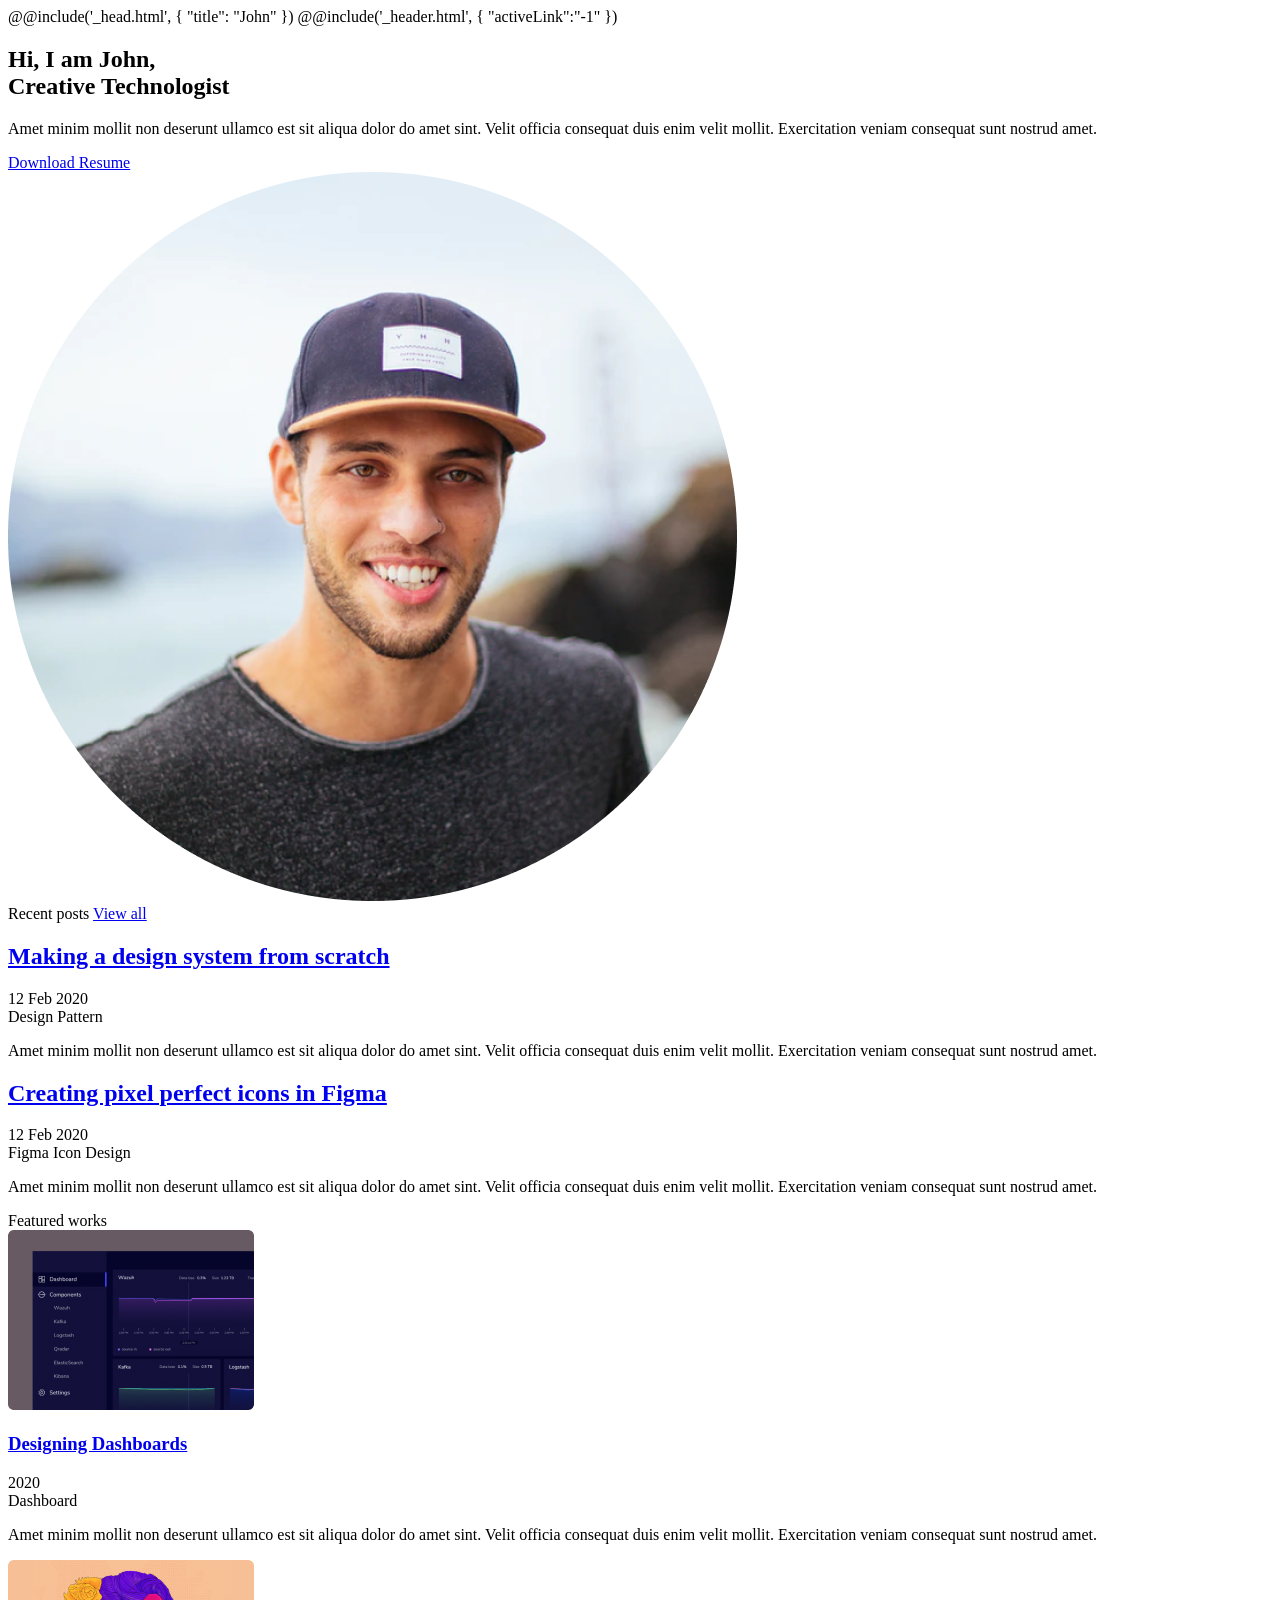
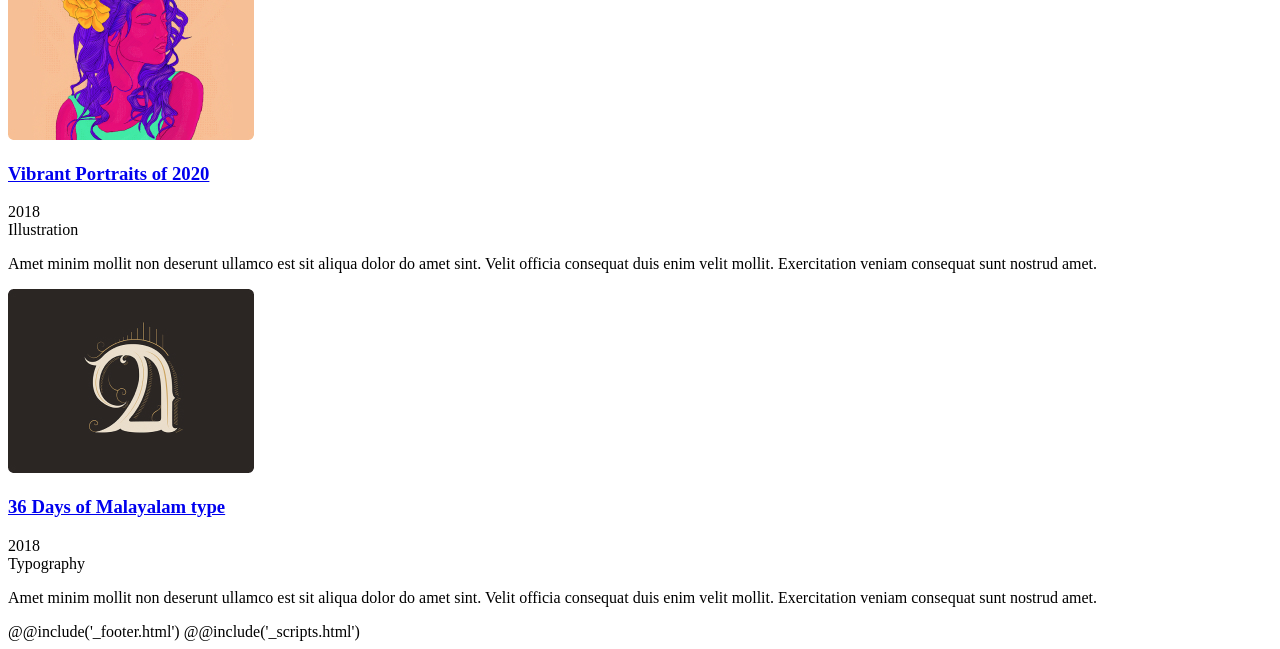
<file: #src/index.html>
<!DOCTYPE html>
<html lang="en">

@@include('_head.html', {
"title": "John"
})

<body>
    @@include('_header.html', {
        "activeLink":"-1"
    })

    <main class="main">
        <div class="main__body">
            <section class="about-me">
                <div class="about-me__body block container">
                    <div class="about-me__info">
                        <h1 class="title">Hi, I am John, <br>
                            Creative Technologist</h1>
                        <p>
                            Amet minim mollit non deserunt ullamco est sit aliqua dolor do amet sint. Velit officia
                            consequat duis enim velit
                            mollit. Exercitation veniam consequat sunt nostrud amet.
                        </p>
                        <a href="#">Download Resume</a>
                    </div>
                    <div class="about-me__image">
                        <img src="images/JohnPhoto.png" alt="JohnPhoto">
                    </div>
                </div>
            </section>
            <section class="posts">
                <div class="posts__body block container">
                    <div class="posts__header">
                        <span>Recent posts</span>
                        <a href="blog.html">View all</a>
                    </div>

                    <article class="post">
                        <div class="post__body">
                            <a href="blog.html">
                                <h2 class="post__title">Making a design system from scratch</h2>
                            </a>
                            <div class="post__metadata">
                                <span class="post__date">12 Feb 2020</span>
                                <div class="post__tags">
                                    <span class="post__tag">Design</span>
                                    <span class="post__tag">Pattern</span>
                                </div>
                            </div>
                            <p>
                                Amet minim mollit non deserunt ullamco est sit aliqua dolor do amet sint. Velit officia
                                consequat duis enim velit
                                mollit. Exercitation veniam consequat sunt nostrud amet.
                            </p>
                        </div>
                    </article>
                    <article class="post">
                        <div class="post__body">
                            <a href="blog.html">
                                <h2 class="post__title">Creating pixel perfect icons in Figma</h2>
                            </a>
                            <div class="post__metadata">
                                <span class="post__date">12 Feb 2020</span>
                                <div class="post__tags">
                                    <span class="post__tag">Figma</span>
                                    <span class="post__tag">Icon Design</span>
                                </div>
                            </div>
                            <p>
                                Amet minim mollit non deserunt ullamco est sit aliqua dolor do amet sint. Velit officia
                                consequat duis enim velit
                                mollit. Exercitation veniam consequat sunt nostrud amet.
                            </p>
                        </div>
                    </article>
                </div>
            </section>
            <section class="works">
                <div class="works__body block container">
                    <div class="works__header">
                        <span>Featured works</span>
                    </div>
                    
                    <div class="works__main">
                        <article class="work">
                            <div class="work__body">
                                <div class='work__image'>
                                    <a href="work_detail.html" target="_self" rel="noopener noreferrer">
                                        <img src="images/work1.jpg" alt='workImg'>
                                    </a>
                                </div>

                                <div class="work__info">
                                    <a href="work_detail.html" target="_self" rel="noopener noreferrer">
                                        <h3 class="work__title">Designing Dashboards</h3>
                                    </a>

                                    <span class="work__date">2020</span>
                                    <div class="work__tags">
                                        <span class="work__type">Dashboard</span>
                                    </div>
                                    <p>
                                        Amet minim mollit non deserunt ullamco est sit aliqua dolor do amet sint.
                                        Velit
                                        officia
                                        consequat duis enim velit
                                        mollit. Exercitation veniam consequat sunt nostrud amet.
                                    </p>
                                </div>
                            </div>
                        </article>
                        <article class="work">
                            <div class="work__body">
                                <div class='work__image'>
                                    <a href="work_detail.html" target="_self" rel="noopener noreferrer">
                                        <img src="images/work2.jpg" alt='workImg'>
                                    </a>
                                </div>

                                <div class="work__info">
                                    <a href="work_detail.html" target="_self" rel="noopener noreferrer">
                                        <h3 class="work__title">Vibrant Portraits of 2020</h3>
                                    </a>
                                    <span class="work__date">2018</span>

                                    <div class="work__tags">
                                        <span class="work__type">Illustration</span>
                                    </div>
                                    <p>
                                        Amet minim mollit non deserunt ullamco est sit aliqua dolor do amet sint. Velit
                                        officia
                                        consequat duis enim velit
                                        mollit. Exercitation veniam consequat sunt nostrud amet.
                                    </p>
                                </div>
                            </div>
                        </article>
                        <article class="work">
                            <div class="work__body">
                                <div class='work__image'>
                                    <a href="work_detail.html" target="_self" rel="noopener noreferrer">
                                        <img src="images/work3.jpg" alt='workImg'>
                                    </a>
                                </div>

                                <div class="work__info">
                                    <a href="work_detail.html" target="_self" rel="noopener noreferrer">
                                        <h3 class="work__title">36 Days of Malayalam type</h3>
                                    </a>
                                    <span class="work__date">2018</span>

                                    <div class="work__tags">
                                        <span class="work__type">Typography</span>
                                    </div>
                                    <p>
                                        Amet minim mollit non deserunt ullamco est sit aliqua dolor do amet sint. Velit
                                        officia
                                        consequat duis enim velit
                                        mollit. Exercitation veniam consequat sunt nostrud amet.
                                    </p>
                                </div>
                            </div>
                        </article>
                    </div>
                </div>
            </section>
        </div>
    </main>

    @@include('_footer.html')
</body>
@@include('_scripts.html')

</html>
</file>
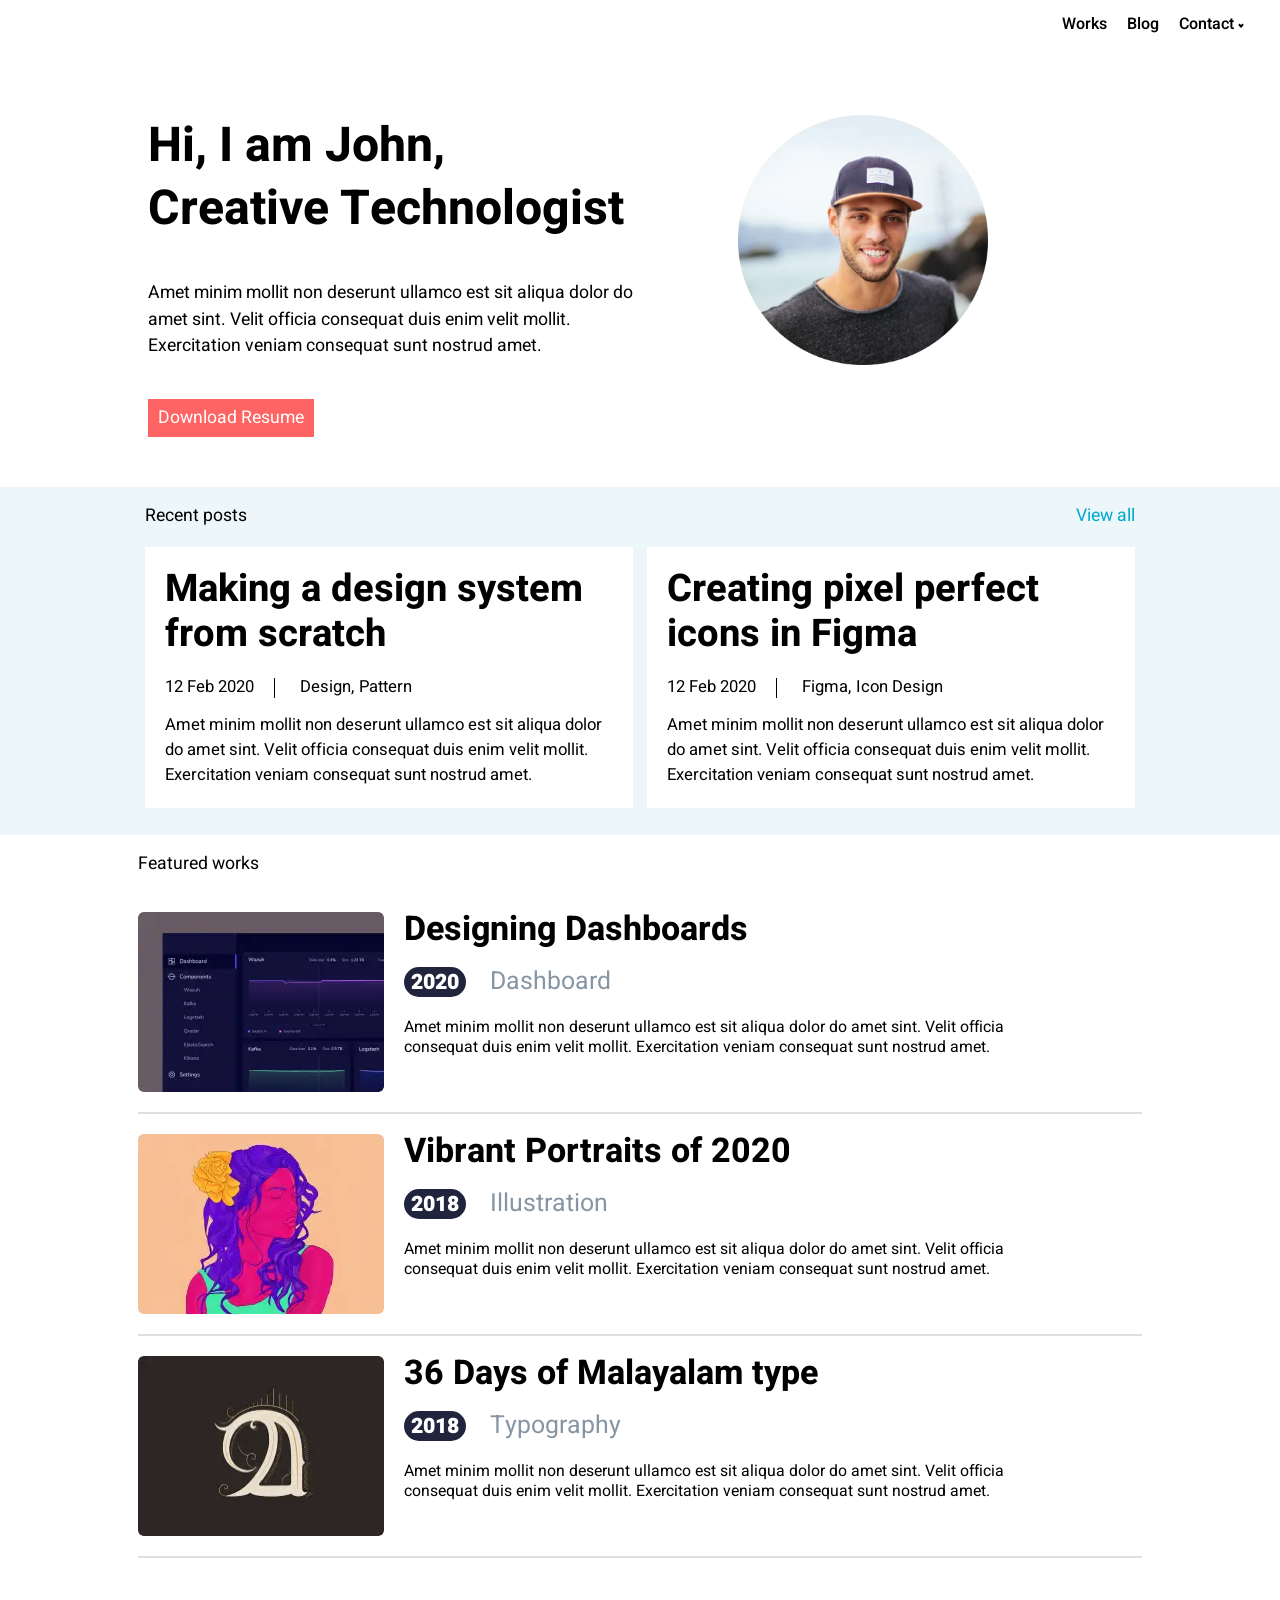
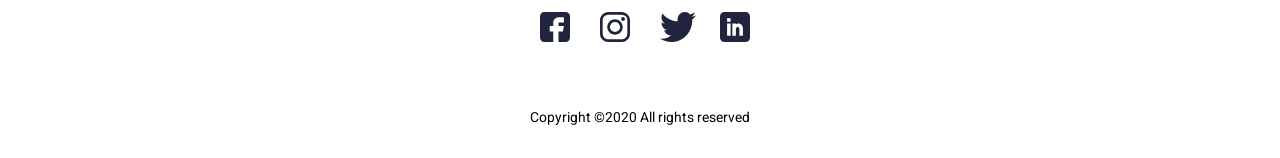
<file: John/index.html>
<!DOCTYPE html><html lang="en"><head>    <meta charset="UTF-8">    <meta http-equiv="X-UA-Compatible" content="IE=edge">    <meta name="viewport" content="width=device-width, initial-scale=1.0">    <meta name="description" content="Personal website of John.">    <link rel="stylesheet" href="css/style.min.css">        <title>John</title></head><body>    <header class="header">    <div class="header__body">        <nav class="navmenu">            <div class="navmenu__body">                <ul class='navmenu__list'>                    <li>                        <a target="_self" rel="noopener" href="works.html"                         class="">Works</a>                    </li>                    <li>                        <a target="_self" rel="noopener" href="blog.html"                         class="">Blog</a>                    </li>                    <li id="submenu-open-button">                        Contact                        <ul class='navmenu__submenu navmenu__list'>                            <li>                                <a href="mailto:someEmail@mail.ru">someEmail@mail.ru</a>                            </li>                        </ul>                    </li>                </ul>            </div>        </nav>    </div></header>    <main class="main">        <div class="main__body">            <section class="about-me">                <div class="about-me__body block container">                    <div class="about-me__info">                        <h1 class="title">Hi, I am John, <br>                            Creative Technologist</h1>                        <p>                            Amet minim mollit non deserunt ullamco est sit aliqua dolor do amet sint. Velit officia                            consequat duis enim velit                            mollit. Exercitation veniam consequat sunt nostrud amet.                        </p>                        <a href="#">Download Resume</a>                    </div>                    <div class="about-me__image">                        <picture><source srcset="images/JohnPhoto.webp" type="image/webp"><img src="images/JohnPhoto.png" alt="JohnPhoto"></picture>                    </div>                </div>            </section>            <section class="posts">                <div class="posts__body block container">                    <div class="posts__header">                        <span>Recent posts</span>                        <a href="blog.html">View all</a>                    </div>                    <article class="post">                        <div class="post__body">                            <a href="blog.html">                                <h2 class="post__title">Making a design system from scratch</h2>                            </a>                            <div class="post__metadata">                                <span class="post__date">12 Feb 2020</span>                                <div class="post__tags">                                    <span class="post__tag">Design</span>                                    <span class="post__tag">Pattern</span>                                </div>                            </div>                            <p>                                Amet minim mollit non deserunt ullamco est sit aliqua dolor do amet sint. Velit officia                                consequat duis enim velit                                mollit. Exercitation veniam consequat sunt nostrud amet.                            </p>                        </div>                    </article>                    <article class="post">                        <div class="post__body">                            <a href="blog.html">                                <h2 class="post__title">Creating pixel perfect icons in Figma</h2>                            </a>                            <div class="post__metadata">                                <span class="post__date">12 Feb 2020</span>                                <div class="post__tags">                                    <span class="post__tag">Figma</span>                                    <span class="post__tag">Icon Design</span>                                </div>                            </div>                            <p>                                Amet minim mollit non deserunt ullamco est sit aliqua dolor do amet sint. Velit officia                                consequat duis enim velit                                mollit. Exercitation veniam consequat sunt nostrud amet.                            </p>                        </div>                    </article>                </div>            </section>            <section class="works">                <div class="works__body block container">                    <div class="works__header">                        <span>Featured works</span>                    </div>                                        <div class="works__main">                        <article class="work">                            <div class="work__body">                                <div class='work__image'>                                    <a href="work_detail.html" target="_self" rel="noopener noreferrer">                                        <picture><source srcset="images/work1.webp" type="image/webp"><img src="images/work1.jpg" alt='workImg'></picture>                                    </a>                                </div>                                <div class="work__info">                                    <a href="work_detail.html" target="_self" rel="noopener noreferrer">                                        <h3 class="work__title">Designing Dashboards</h3>                                    </a>                                    <span class="work__date">2020</span>                                    <div class="work__tags">                                        <span class="work__type">Dashboard</span>                                    </div>                                    <p>                                        Amet minim mollit non deserunt ullamco est sit aliqua dolor do amet sint.                                        Velit                                        officia                                        consequat duis enim velit                                        mollit. Exercitation veniam consequat sunt nostrud amet.                                    </p>                                </div>                            </div>                        </article>                        <article class="work">                            <div class="work__body">                                <div class='work__image'>                                    <a href="work_detail.html" target="_self" rel="noopener noreferrer">                                        <picture><source srcset="images/work2.webp" type="image/webp"><img src="images/work2.jpg" alt='workImg'></picture>                                    </a>                                </div>                                <div class="work__info">                                    <a href="work_detail.html" target="_self" rel="noopener noreferrer">                                        <h3 class="work__title">Vibrant Portraits of 2020</h3>                                    </a>                                    <span class="work__date">2018</span>                                    <div class="work__tags">                                        <span class="work__type">Illustration</span>                                    </div>                                    <p>                                        Amet minim mollit non deserunt ullamco est sit aliqua dolor do amet sint. Velit                                        officia                                        consequat duis enim velit                                        mollit. Exercitation veniam consequat sunt nostrud amet.                                    </p>                                </div>                            </div>                        </article>                        <article class="work">                            <div class="work__body">                                <div class='work__image'>                                    <a href="work_detail.html" target="_self" rel="noopener noreferrer">                                        <picture><source srcset="images/work3.webp" type="image/webp"><img src="images/work3.jpg" alt='workImg'></picture>                                    </a>                                </div>                                <div class="work__info">                                    <a href="work_detail.html" target="_self" rel="noopener noreferrer">                                        <h3 class="work__title">36 Days of Malayalam type</h3>                                    </a>                                    <span class="work__date">2018</span>                                    <div class="work__tags">                                        <span class="work__type">Typography</span>                                    </div>                                    <p>                                        Amet minim mollit non deserunt ullamco est sit aliqua dolor do amet sint. Velit                                        officia                                        consequat duis enim velit                                        mollit. Exercitation veniam consequat sunt nostrud amet.                                    </p>                                </div>                            </div>                        </article>                    </div>                </div>            </section>        </div>    </main>    <footer class="footer">    <div class="footer__body container">        <div class="socials">            <a class="socials__item" href="#" target="_blank" rel="noopener noreferrer">                <picture><source srcset="images/icons/fb.svg" type="image/webp"><img  src="images/icons/fb.svg" alt="facebookIcon"></picture>            </a>            <a class="socials__item" href="#" target="_blank" rel="noopener noreferrer">                <picture><source srcset="images/icons/insta.svg" type="image/webp"><img  src="images/icons/insta.svg" alt="instagramm"></picture>            </a>            <a class="socials__item" href="#" target="_blank" rel="noopener noreferrer">                <picture><source srcset="images/icons/twitter.svg" type="image/webp"><img class="twitter" src="images/icons/twitter.svg" alt="twitter"></picture>            </a>            <a class="socials__item" href="#" target="_blank" rel="noopener noreferrer">                <picture><source srcset="images/icons/Linkedin.svg" type="image/webp"><img  src="images/icons/Linkedin.svg" alt="LinkedIn"></picture>            </a>        </div>        <p>Copyright ©2020 All rights reserved</p>    </div></footer></body><script src="scripts/script.min.js"></script></html>
</file>
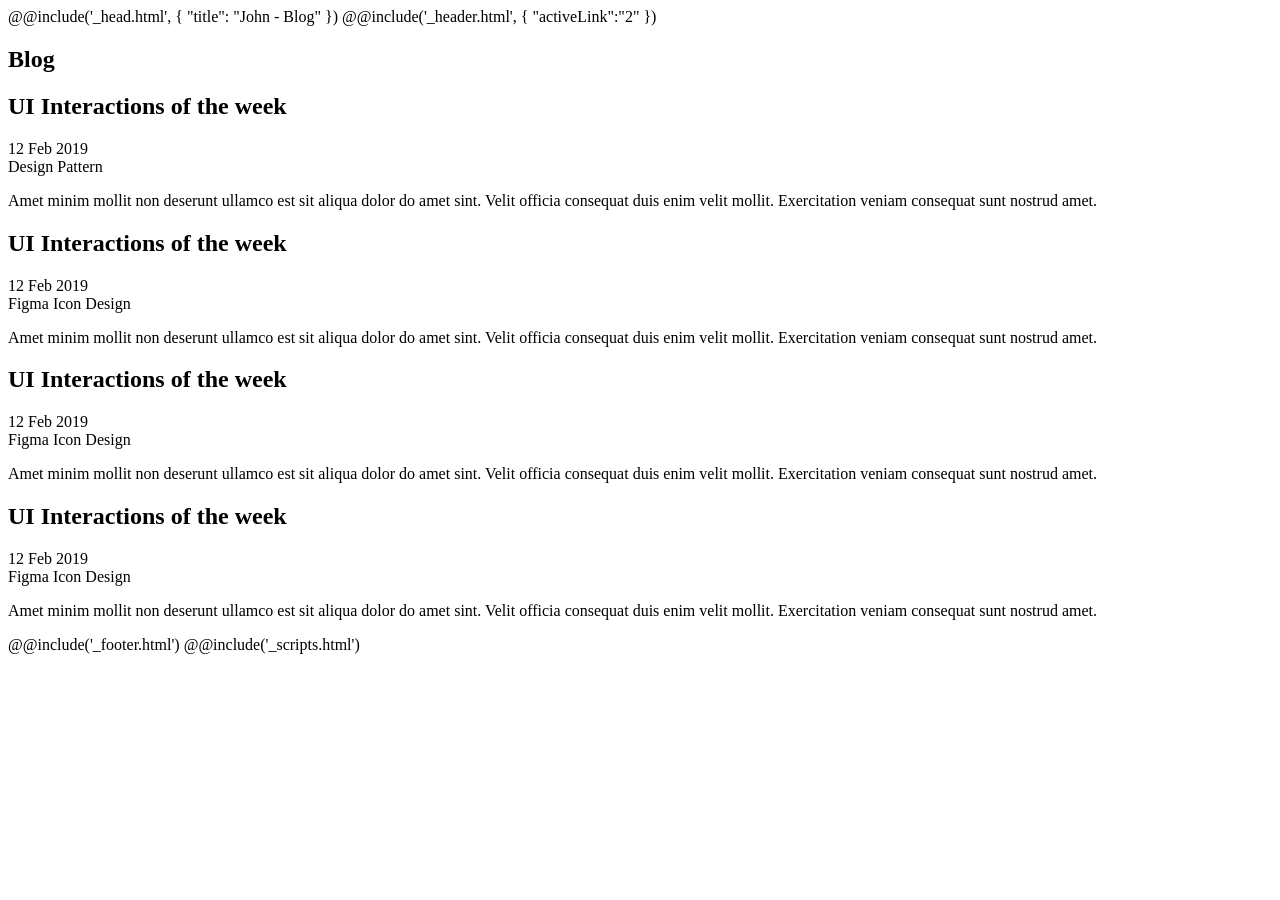
<file: #src/blog.html>
<!DOCTYPE html>
<html lang="en">

@@include('_head.html', {
"title": "John - Blog"
})

<body>
    @@include('_header.html', {
    "activeLink":"2"
    })

    <main class="main">
        <div class="main__body">
            <section class="page">
                <div class="page__body second-container">
                    <div class="page__header">
                        <h1 class="title">Blog</h1>
                    </div>

                    <article class="blog">
                        <div class="blog__body">
                            <h2 class="blog__title">UI Interactions of the week</h2>

                            <div class="post__metadata">
                                <span class="post__date">12 Feb 2019</span>
                                <div class="post__tags">
                                    <span class="blog__tag">Design</span>
                                    <span class="blog__tag">Pattern</span>
                                </div>
                            </div>
                            <p>
                                Amet minim mollit non deserunt ullamco est sit aliqua dolor do amet sint. Velit officia
                                consequat duis enim velit
                                mollit. Exercitation veniam consequat sunt nostrud amet.
                            </p>
                        </div>
                    </article>
                    <article class="blog">
                        <div class="blog__body">
                            <h2 class="blog__title">UI Interactions of the week</h2>

                            <div class="post__metadata">
                                <span class="post__date">12 Feb 2019</span>
                                <div class="post__tags">
                                    <span class="blog__tag">Figma</span>
                                    <span class="blog__tag">Icon Design</span>
                                </div>
                            </div>
                            <p>
                                Amet minim mollit non deserunt ullamco est sit aliqua dolor do amet sint. Velit officia
                                consequat duis enim velit
                                mollit. Exercitation veniam consequat sunt nostrud amet.
                            </p>
                        </div>
                    </article>
                    <article class="blog">
                        <div class="blog__body">
                            <h2 class="blog__title">UI Interactions of the week</h2>

                            <div class="post__metadata">
                                <span class="post__date">12 Feb 2019</span>
                                <div class="post__tags">
                                    <span class="blog__tag">Figma</span>
                                    <span class="blog__tag">Icon Design</span>
                                </div>
                            </div>
                            <p>
                                Amet minim mollit non deserunt ullamco est sit aliqua dolor do amet sint. Velit officia
                                consequat duis enim velit
                                mollit. Exercitation veniam consequat sunt nostrud amet.
                            </p>
                        </div>
                    </article>
                    <article class="blog">
                        <div class="blog__body">
                            <h2 class="blog__title">UI Interactions of the week</h2>
                            
                            <div class="post__metadata">
                                <span class="post__date">12 Feb 2019</span>
                                <div class="post__tags">
                                    <span class="blog__tag">Figma</span>
                                    <span class="blog__tag">Icon Design</span>
                                </div>
                            </div>
                            <p>
                                Amet minim mollit non deserunt ullamco est sit aliqua dolor do amet sint. Velit officia
                                consequat duis enim velit
                                mollit. Exercitation veniam consequat sunt nostrud amet.
                            </p>
                        </div>
                    </article>
                </div>
            </section>
        </div>
    </main>

    @@include('_footer.html')
</body>
@@include('_scripts.html')

</html>
</file>
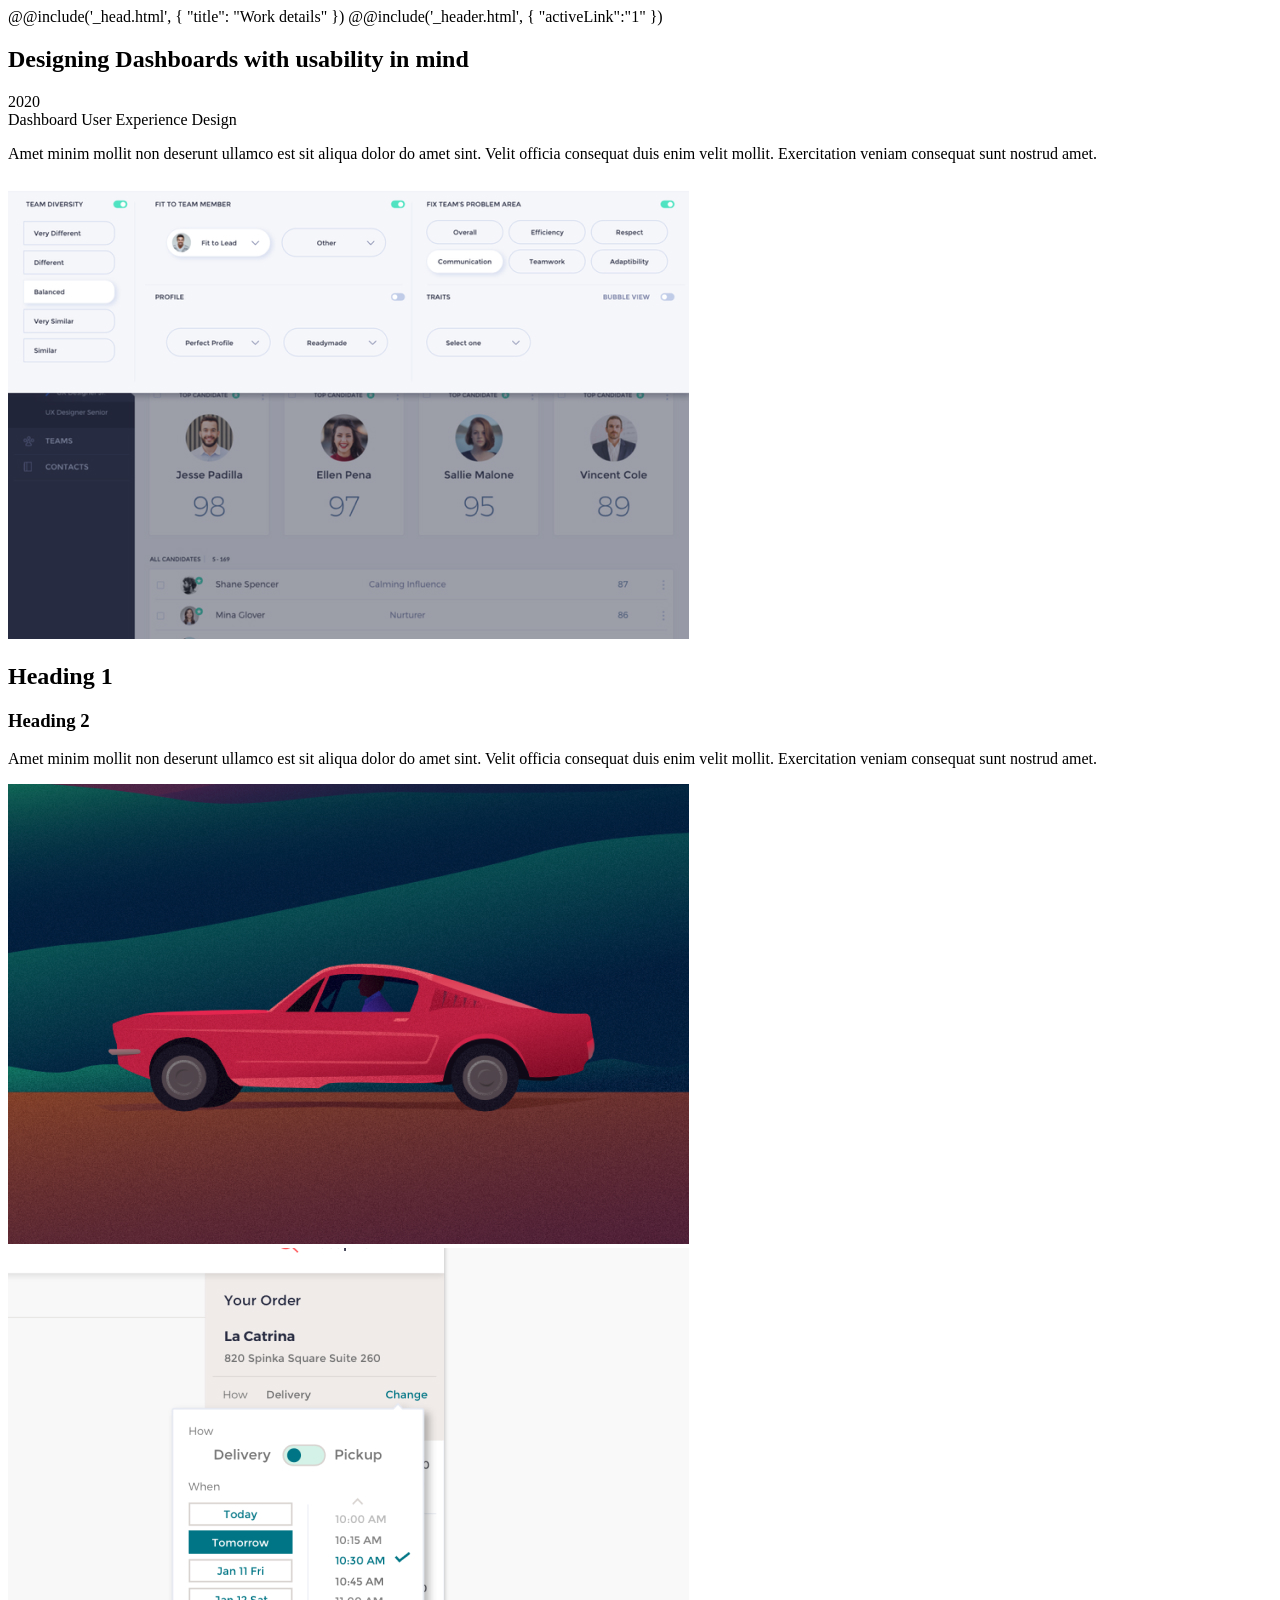
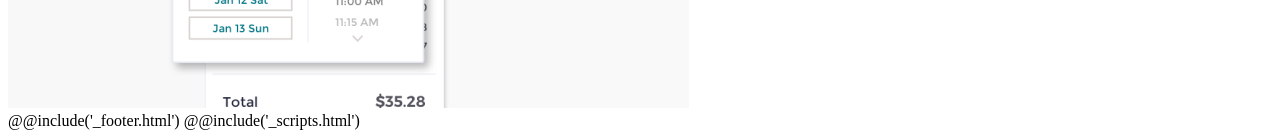
<file: #src/work_detail.html>
<!DOCTYPE html>
<html lang="en">

@@include('_head.html', {
"title": "Work details"
})

<body>
    @@include('_header.html', {
    "activeLink":"1"
    })

    <main class="main">
        <div class="main__body">
            <section class='work-detail'>
                <div class="work-detail__body second-container">
                    <h1 class="title">Designing Dashboards with usability in mind</h1>

                    <span class="work__date" id="work-detail-date">2020</span>
                    <div class="work-detail__tags">
                        <span>Dashboard</span>
                        <span>User Experience Design</span>
                    </div>
                    <p>
                        Amet minim mollit non deserunt ullamco est sit aliqua dolor do amet sint. Velit officia
                        consequat duis enim velit
                        mollit. Exercitation veniam consequat sunt nostrud amet.
                    </p>
                    <div class='work-detail__image'>
                        <img src="images/dashboard1.jpg" alt='dashboard'>
                    </div>

                    <h2>Heading 1</h2>
                    <h3>Heading 2</h3>

                    <p>
                        Amet minim mollit non deserunt ullamco est sit aliqua dolor do amet sint. Velit officia
                        consequat duis enim velit
                        mollit. Exercitation veniam consequat sunt nostrud amet.
                    </p>

                    <div class='work-detail__image'>
                        <img src="images/dashboard2.jpg" alt='dashboard'>
                    </div>
                    <div class='work-detail__image'>
                        <img src="images/dashboard3.jpg" alt='dashboard'>
                    </div>
                </div>
            </section>
        </div>
    </main>

    @@include('_footer.html')
</body>
@@include('_scripts.html')

</html>
</file>
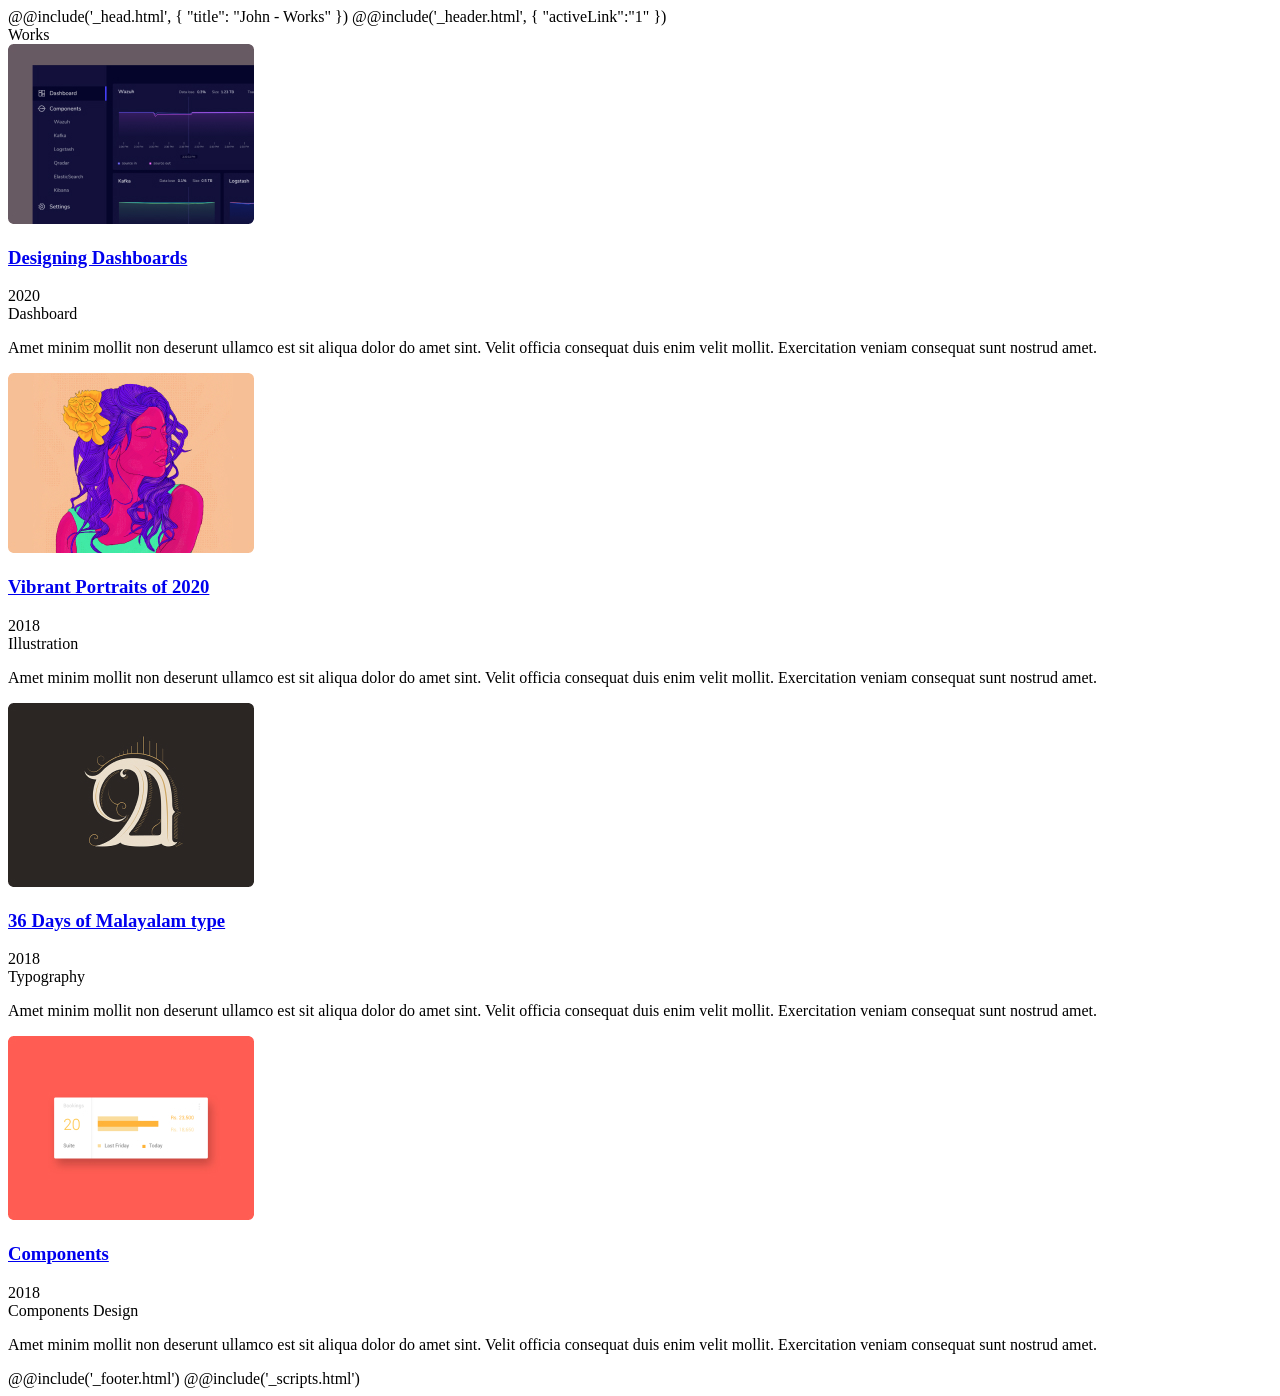
<file: #src/works.html>
<!DOCTYPE html>
<html lang="en">

@@include('_head.html', {
"title": "John - Works"
})

<body>
    @@include('_header.html', {
    "activeLink":"1"
    })

    <main class="main">
        <div class="main__body">
            <section class="works">
                <div class="works__body block second-container">
                    <div class="works__header">
                        <span class="title">Works</span>
                    </div>

                    <article class="work">
                        <div class="work__body">
                            <div class='work__image'>
                                <a href="work_detail.html" target="_self" rel="noopener noreferrer">
                                    <img src="images/work1.jpg" alt='workImg'>
                                </a>
                            </div>

                            <div class="work__info">
                                <a href="work_detail.html" target="_self" rel="noopener noreferrer">
                                    <h3 class="work__title">Designing Dashboards</h3>
                                </a>

                                <span class="work__date">2020</span>
                                <div class="work__tags">
                                    <span class="work__type">Dashboard</span>
                                </div>
                                <p>
                                    Amet minim mollit non deserunt ullamco est sit aliqua dolor do amet sint.
                                    Velit
                                    officia
                                    consequat duis enim velit
                                    mollit. Exercitation veniam consequat sunt nostrud amet.
                                </p>
                            </div>
                        </div>
                    </article>
                    <article class="work">
                        <div class="work__body">
                            <div class='work__image'>
                                <a href="work_detail.html" target="_self" rel="noopener noreferrer">
                                    <img src="images/work2.jpg" alt='workImg'>
                                </a>
                            </div>

                            <div class="work__info">
                                <a href="work_detail.html" target="_self" rel="noopener noreferrer">
                                    <h3 class="work__title">Vibrant Portraits of 2020</h3>
                                </a>
                                <span class="work__date">2018</span>

                                <div class="work__tags">
                                    <span class="work__type">Illustration</span>
                                </div>
                                <p>
                                    Amet minim mollit non deserunt ullamco est sit aliqua dolor do amet sint. Velit
                                    officia
                                    consequat duis enim velit
                                    mollit. Exercitation veniam consequat sunt nostrud amet.
                                </p>
                            </div>
                        </div>
                    </article>
                    <article class="work">
                        <div class="work__body">
                            <div class='work__image'>
                                <a href="work_detail.html" target="_self" rel="noopener noreferrer">
                                    <img src="images/work3.jpg" alt='workImg'>
                                </a>
                            </div>

                            <div class="work__info">
                                <a href="work_detail.html" target="_self" rel="noopener noreferrer">
                                    <h3 class="work__title">36 Days of Malayalam type</h3>
                                </a>
                                <span class="work__date">2018</span>

                                <div class="work__tags">
                                    <span class="work__type">Typography</span>
                                </div>
                                <p>
                                    Amet minim mollit non deserunt ullamco est sit aliqua dolor do amet sint. Velit
                                    officia
                                    consequat duis enim velit
                                    mollit. Exercitation veniam consequat sunt nostrud amet.
                                </p>
                            </div>
                        </div>
                    </article>
                    <article class="work">
                        <div class="work__body">
                            <div class='work__image'>
                                <a href="work_detail.html" target="_self" rel="noopener noreferrer">
                                    <img src="images/work4.jpg" alt='workImg'>
                                </a>
                            </div>

                            <div class="work__info">
                                <a href="work_detail.html" target="_self" rel="noopener noreferrer">
                                    <h3 class="work__title">Components</h3>
                                </a>
                                <span class="work__date">2018</span>

                                <div class="work__tags">
                                    <span class="work__type">Components</span>
                                    <span class="work__type">Design</span>
                                </div>
                                <p>
                                    Amet minim mollit non deserunt ullamco est sit aliqua dolor do amet sint. Velit
                                    officia
                                    consequat duis enim velit
                                    mollit. Exercitation veniam consequat sunt nostrud amet.
                                </p>
                            </div>
                        </div>
                    </article>
                </div>
            </section>
        </div>
    </main>

    @@include('_footer.html')
</body>
@@include('_scripts.html')

</html>
</file>
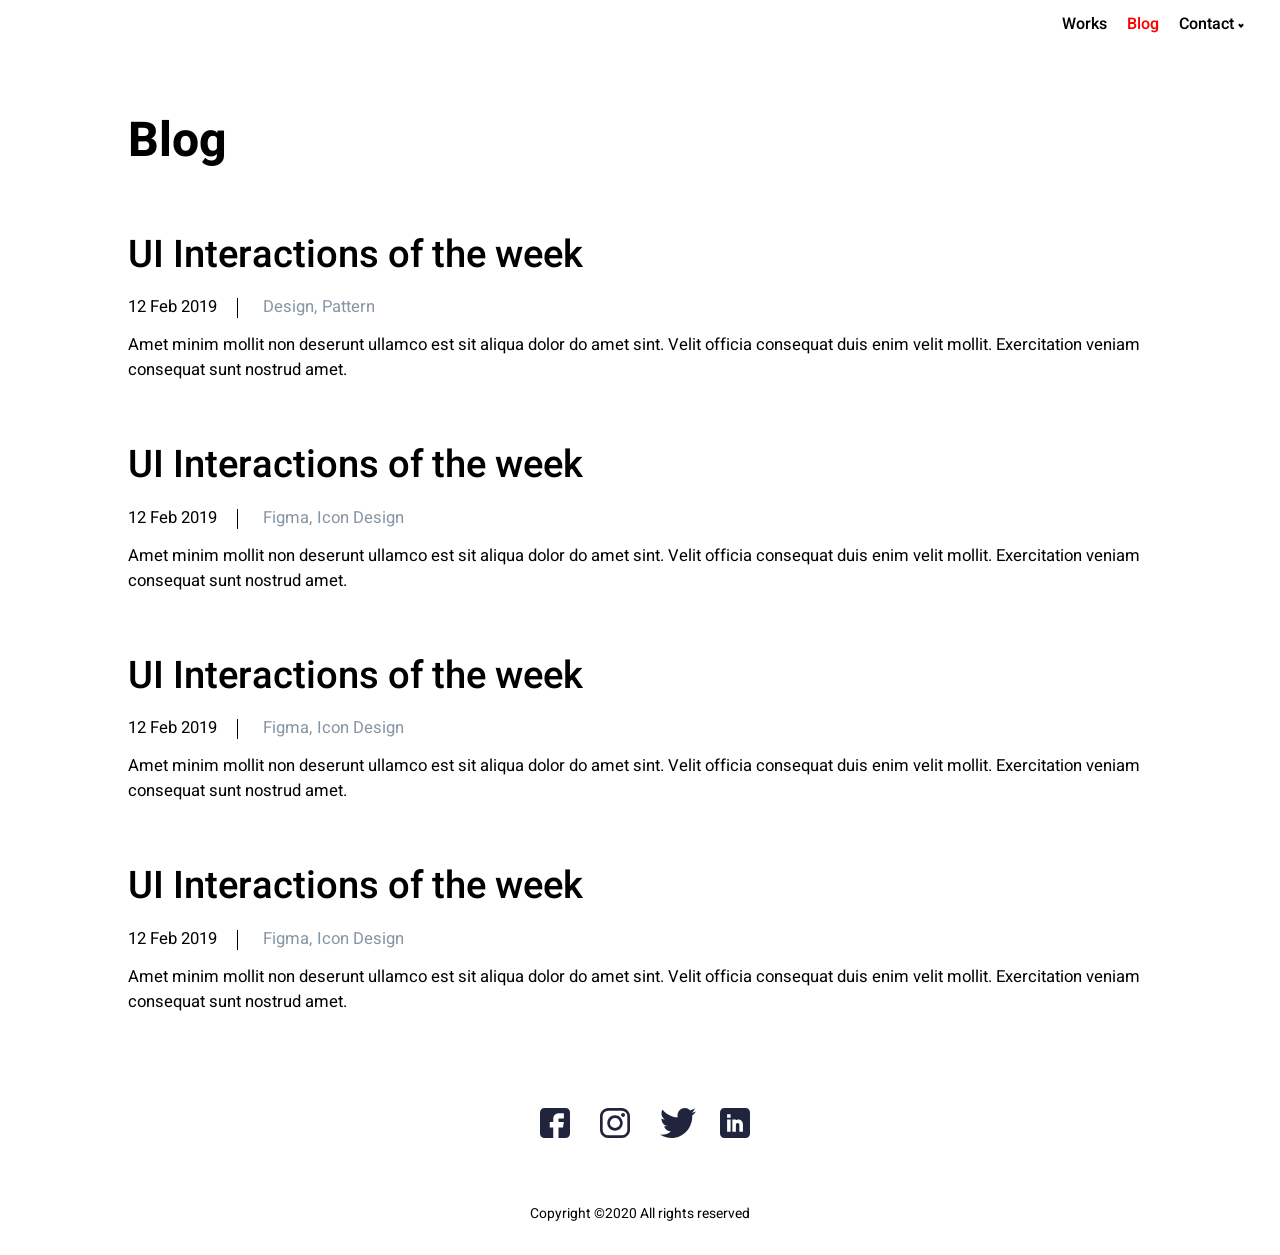
<file: John/blog.html>
<!DOCTYPE html><html lang="en"><head>    <meta charset="UTF-8">    <meta http-equiv="X-UA-Compatible" content="IE=edge">    <meta name="viewport" content="width=device-width, initial-scale=1.0">    <meta name="description" content="Personal website of John.">    <link rel="stylesheet" href="css/style.min.css">        <title>John - Blog</title></head><body>    <header class="header">    <div class="header__body">        <nav class="navmenu">            <div class="navmenu__body">                <ul class='navmenu__list'>                    <li>                        <a target="_self" rel="noopener" href="works.html"                         class="">Works</a>                    </li>                    <li>                        <a target="_self" rel="noopener" href="blog.html"                         class="active">Blog</a>                    </li>                    <li id="submenu-open-button">                        Contact                        <ul class='navmenu__submenu navmenu__list'>                            <li>                                <a href="mailto:someEmail@mail.ru">someEmail@mail.ru</a>                            </li>                        </ul>                    </li>                </ul>            </div>        </nav>    </div></header>    <main class="main">        <div class="main__body">            <section class="page">                <div class="page__body second-container">                    <div class="page__header">                        <h1 class="title">Blog</h1>                    </div>                    <article class="blog">                        <div class="blog__body">                            <h2 class="blog__title">UI Interactions of the week</h2>                            <div class="post__metadata">                                <span class="post__date">12 Feb 2019</span>                                <div class="post__tags">                                    <span class="blog__tag">Design</span>                                    <span class="blog__tag">Pattern</span>                                </div>                            </div>                            <p>                                Amet minim mollit non deserunt ullamco est sit aliqua dolor do amet sint. Velit officia                                consequat duis enim velit                                mollit. Exercitation veniam consequat sunt nostrud amet.                            </p>                        </div>                    </article>                    <article class="blog">                        <div class="blog__body">                            <h2 class="blog__title">UI Interactions of the week</h2>                            <div class="post__metadata">                                <span class="post__date">12 Feb 2019</span>                                <div class="post__tags">                                    <span class="blog__tag">Figma</span>                                    <span class="blog__tag">Icon Design</span>                                </div>                            </div>                            <p>                                Amet minim mollit non deserunt ullamco est sit aliqua dolor do amet sint. Velit officia                                consequat duis enim velit                                mollit. Exercitation veniam consequat sunt nostrud amet.                            </p>                        </div>                    </article>                    <article class="blog">                        <div class="blog__body">                            <h2 class="blog__title">UI Interactions of the week</h2>                            <div class="post__metadata">                                <span class="post__date">12 Feb 2019</span>                                <div class="post__tags">                                    <span class="blog__tag">Figma</span>                                    <span class="blog__tag">Icon Design</span>                                </div>                            </div>                            <p>                                Amet minim mollit non deserunt ullamco est sit aliqua dolor do amet sint. Velit officia                                consequat duis enim velit                                mollit. Exercitation veniam consequat sunt nostrud amet.                            </p>                        </div>                    </article>                    <article class="blog">                        <div class="blog__body">                            <h2 class="blog__title">UI Interactions of the week</h2>                                                        <div class="post__metadata">                                <span class="post__date">12 Feb 2019</span>                                <div class="post__tags">                                    <span class="blog__tag">Figma</span>                                    <span class="blog__tag">Icon Design</span>                                </div>                            </div>                            <p>                                Amet minim mollit non deserunt ullamco est sit aliqua dolor do amet sint. Velit officia                                consequat duis enim velit                                mollit. Exercitation veniam consequat sunt nostrud amet.                            </p>                        </div>                    </article>                </div>            </section>        </div>    </main>    <footer class="footer">    <div class="footer__body container">        <div class="socials">            <a class="socials__item" href="#" target="_blank" rel="noopener noreferrer">                <picture><source srcset="images/icons/fb.svg" type="image/webp"><img  src="images/icons/fb.svg" alt="facebookIcon"></picture>            </a>            <a class="socials__item" href="#" target="_blank" rel="noopener noreferrer">                <picture><source srcset="images/icons/insta.svg" type="image/webp"><img  src="images/icons/insta.svg" alt="instagramm"></picture>            </a>            <a class="socials__item" href="#" target="_blank" rel="noopener noreferrer">                <picture><source srcset="images/icons/twitter.svg" type="image/webp"><img class="twitter" src="images/icons/twitter.svg" alt="twitter"></picture>            </a>            <a class="socials__item" href="#" target="_blank" rel="noopener noreferrer">                <picture><source srcset="images/icons/Linkedin.svg" type="image/webp"><img  src="images/icons/Linkedin.svg" alt="LinkedIn"></picture>            </a>        </div>        <p>Copyright ©2020 All rights reserved</p>    </div></footer></body><script src="scripts/script.min.js"></script></html>
</file>
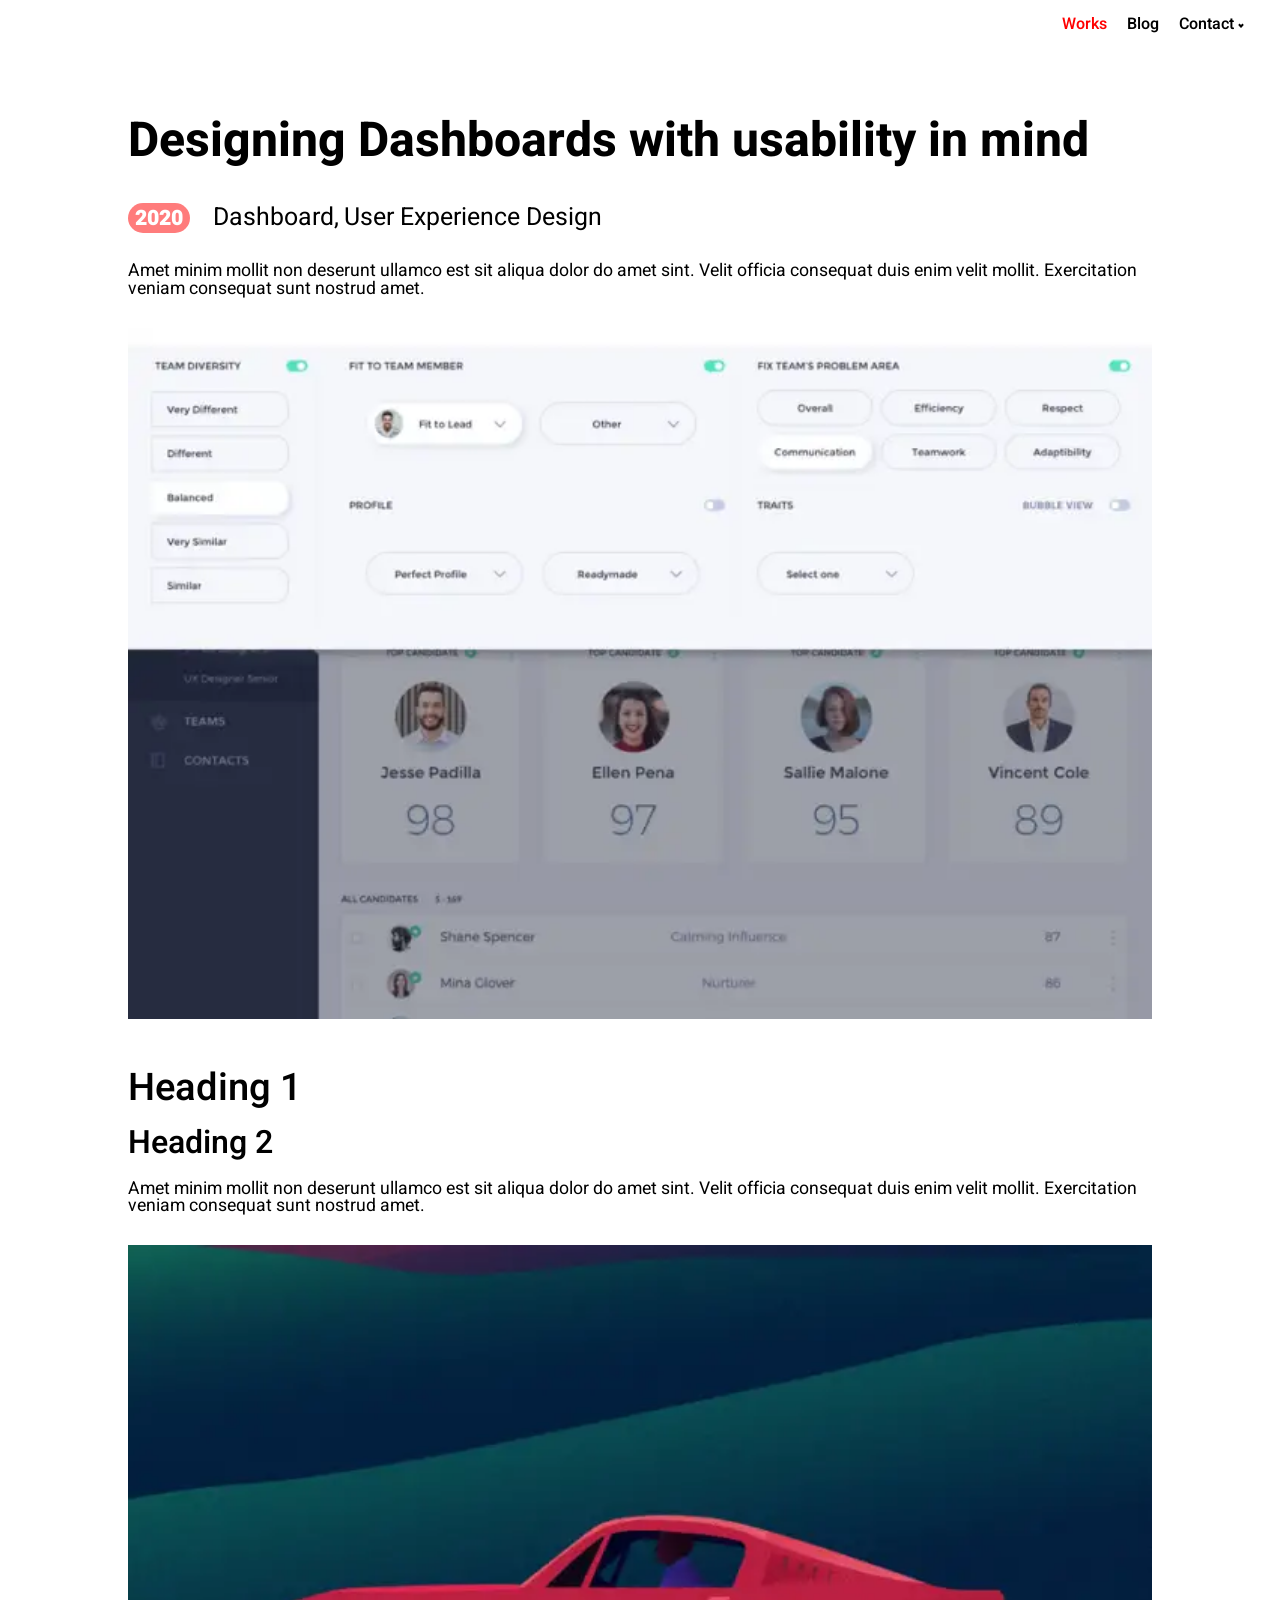
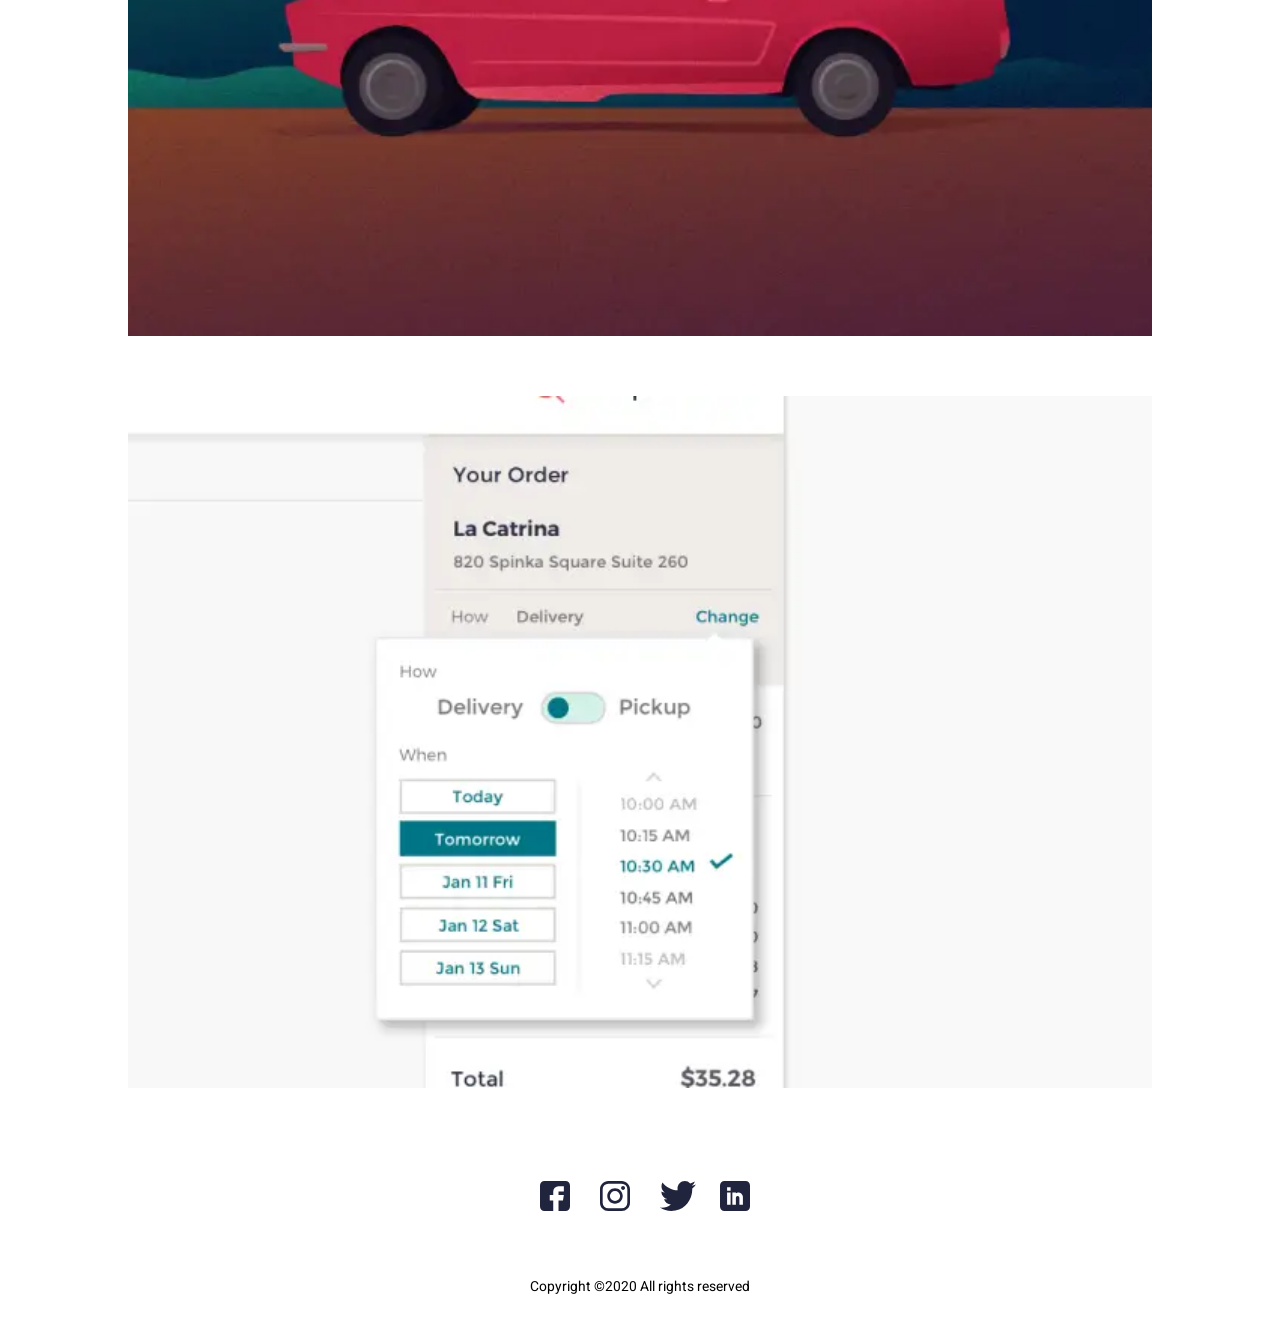
<file: John/work_detail.html>
<!DOCTYPE html><html lang="en"><head>    <meta charset="UTF-8">    <meta http-equiv="X-UA-Compatible" content="IE=edge">    <meta name="viewport" content="width=device-width, initial-scale=1.0">    <meta name="description" content="Personal website of John.">    <link rel="stylesheet" href="css/style.min.css">        <title>Work details</title></head><body>    <header class="header">    <div class="header__body">        <nav class="navmenu">            <div class="navmenu__body">                <ul class='navmenu__list'>                    <li>                        <a target="_self" rel="noopener" href="works.html"                         class="active">Works</a>                    </li>                    <li>                        <a target="_self" rel="noopener" href="blog.html"                         class="">Blog</a>                    </li>                    <li id="submenu-open-button">                        Contact                        <ul class='navmenu__submenu navmenu__list'>                            <li>                                <a href="mailto:someEmail@mail.ru">someEmail@mail.ru</a>                            </li>                        </ul>                    </li>                </ul>            </div>        </nav>    </div></header>    <main class="main">        <div class="main__body">            <section class='work-detail'>                <div class="work-detail__body second-container">                    <h1 class="title">Designing Dashboards with usability in mind</h1>                    <span class="work__date" id="work-detail-date">2020</span>                    <div class="work-detail__tags">                        <span>Dashboard</span>                        <span>User Experience Design</span>                    </div>                    <p>                        Amet minim mollit non deserunt ullamco est sit aliqua dolor do amet sint. Velit officia                        consequat duis enim velit                        mollit. Exercitation veniam consequat sunt nostrud amet.                    </p>                    <div class='work-detail__image'>                        <picture><source srcset="images/dashboard1.webp" type="image/webp"><img src="images/dashboard1.jpg" alt='dashboard'></picture>                    </div>                    <h2>Heading 1</h2>                    <h3>Heading 2</h3>                    <p>                        Amet minim mollit non deserunt ullamco est sit aliqua dolor do amet sint. Velit officia                        consequat duis enim velit                        mollit. Exercitation veniam consequat sunt nostrud amet.                    </p>                    <div class='work-detail__image'>                        <picture><source srcset="images/dashboard2.webp" type="image/webp"><img src="images/dashboard2.jpg" alt='dashboard'></picture>                    </div>                    <div class='work-detail__image'>                        <picture><source srcset="images/dashboard3.webp" type="image/webp"><img src="images/dashboard3.jpg" alt='dashboard'></picture>                    </div>                </div>            </section>        </div>    </main>    <footer class="footer">    <div class="footer__body container">        <div class="socials">            <a class="socials__item" href="#" target="_blank" rel="noopener noreferrer">                <picture><source srcset="images/icons/fb.svg" type="image/webp"><img  src="images/icons/fb.svg" alt="facebookIcon"></picture>            </a>            <a class="socials__item" href="#" target="_blank" rel="noopener noreferrer">                <picture><source srcset="images/icons/insta.svg" type="image/webp"><img  src="images/icons/insta.svg" alt="instagramm"></picture>            </a>            <a class="socials__item" href="#" target="_blank" rel="noopener noreferrer">                <picture><source srcset="images/icons/twitter.svg" type="image/webp"><img class="twitter" src="images/icons/twitter.svg" alt="twitter"></picture>            </a>            <a class="socials__item" href="#" target="_blank" rel="noopener noreferrer">                <picture><source srcset="images/icons/Linkedin.svg" type="image/webp"><img  src="images/icons/Linkedin.svg" alt="LinkedIn"></picture>            </a>        </div>        <p>Copyright ©2020 All rights reserved</p>    </div></footer></body><script src="scripts/script.min.js"></script></html>
</file>
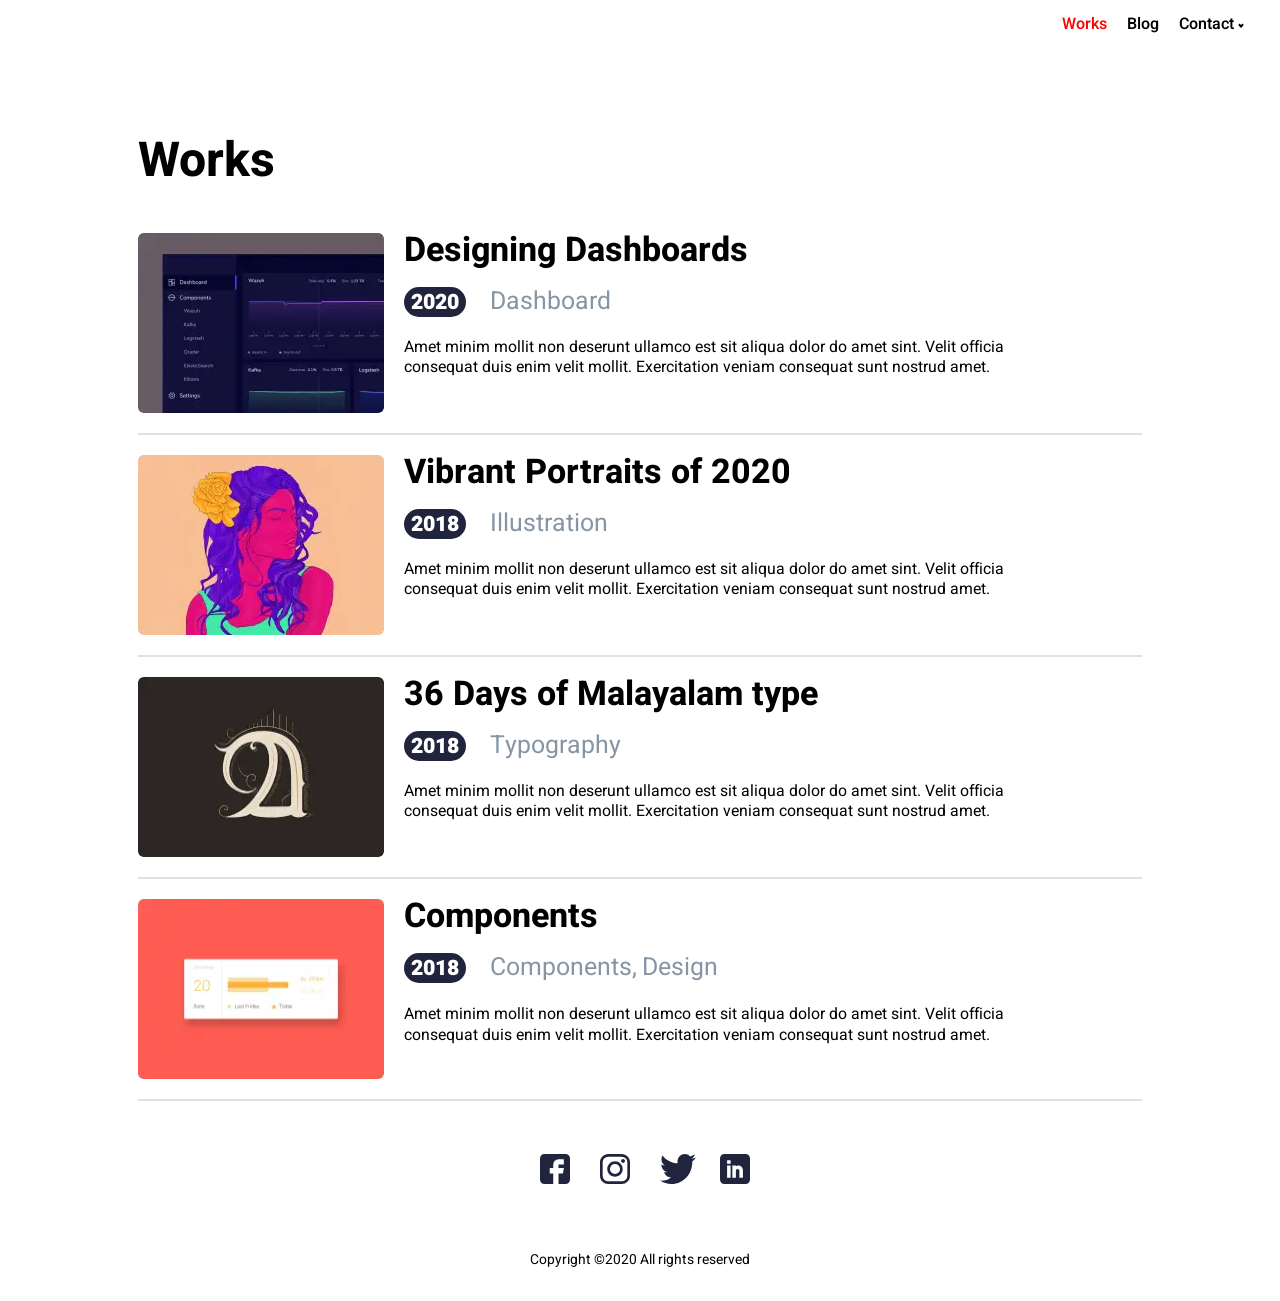
<file: John/works.html>
<!DOCTYPE html><html lang="en"><head>    <meta charset="UTF-8">    <meta http-equiv="X-UA-Compatible" content="IE=edge">    <meta name="viewport" content="width=device-width, initial-scale=1.0">    <meta name="description" content="Personal website of John.">    <link rel="stylesheet" href="css/style.min.css">        <title>John - Works</title></head><body>    <header class="header">    <div class="header__body">        <nav class="navmenu">            <div class="navmenu__body">                <ul class='navmenu__list'>                    <li>                        <a target="_self" rel="noopener" href="works.html"                         class="active">Works</a>                    </li>                    <li>                        <a target="_self" rel="noopener" href="blog.html"                         class="">Blog</a>                    </li>                    <li id="submenu-open-button">                        Contact                        <ul class='navmenu__submenu navmenu__list'>                            <li>                                <a href="mailto:someEmail@mail.ru">someEmail@mail.ru</a>                            </li>                        </ul>                    </li>                </ul>            </div>        </nav>    </div></header>    <main class="main">        <div class="main__body">            <section class="works">                <div class="works__body block second-container">                    <div class="works__header">                        <span class="title">Works</span>                    </div>                    <article class="work">                        <div class="work__body">                            <div class='work__image'>                                <a href="work_detail.html" target="_self" rel="noopener noreferrer">                                    <picture><source srcset="images/work1.webp" type="image/webp"><img src="images/work1.jpg" alt='workImg'></picture>                                </a>                            </div>                            <div class="work__info">                                <a href="work_detail.html" target="_self" rel="noopener noreferrer">                                    <h3 class="work__title">Designing Dashboards</h3>                                </a>                                <span class="work__date">2020</span>                                <div class="work__tags">                                    <span class="work__type">Dashboard</span>                                </div>                                <p>                                    Amet minim mollit non deserunt ullamco est sit aliqua dolor do amet sint.                                    Velit                                    officia                                    consequat duis enim velit                                    mollit. Exercitation veniam consequat sunt nostrud amet.                                </p>                            </div>                        </div>                    </article>                    <article class="work">                        <div class="work__body">                            <div class='work__image'>                                <a href="work_detail.html" target="_self" rel="noopener noreferrer">                                    <picture><source srcset="images/work2.webp" type="image/webp"><img src="images/work2.jpg" alt='workImg'></picture>                                </a>                            </div>                            <div class="work__info">                                <a href="work_detail.html" target="_self" rel="noopener noreferrer">                                    <h3 class="work__title">Vibrant Portraits of 2020</h3>                                </a>                                <span class="work__date">2018</span>                                <div class="work__tags">                                    <span class="work__type">Illustration</span>                                </div>                                <p>                                    Amet minim mollit non deserunt ullamco est sit aliqua dolor do amet sint. Velit                                    officia                                    consequat duis enim velit                                    mollit. Exercitation veniam consequat sunt nostrud amet.                                </p>                            </div>                        </div>                    </article>                    <article class="work">                        <div class="work__body">                            <div class='work__image'>                                <a href="work_detail.html" target="_self" rel="noopener noreferrer">                                    <picture><source srcset="images/work3.webp" type="image/webp"><img src="images/work3.jpg" alt='workImg'></picture>                                </a>                            </div>                            <div class="work__info">                                <a href="work_detail.html" target="_self" rel="noopener noreferrer">                                    <h3 class="work__title">36 Days of Malayalam type</h3>                                </a>                                <span class="work__date">2018</span>                                <div class="work__tags">                                    <span class="work__type">Typography</span>                                </div>                                <p>                                    Amet minim mollit non deserunt ullamco est sit aliqua dolor do amet sint. Velit                                    officia                                    consequat duis enim velit                                    mollit. Exercitation veniam consequat sunt nostrud amet.                                </p>                            </div>                        </div>                    </article>                    <article class="work">                        <div class="work__body">                            <div class='work__image'>                                <a href="work_detail.html" target="_self" rel="noopener noreferrer">                                    <picture><source srcset="images/work4.webp" type="image/webp"><img src="images/work4.jpg" alt='workImg'></picture>                                </a>                            </div>                            <div class="work__info">                                <a href="work_detail.html" target="_self" rel="noopener noreferrer">                                    <h3 class="work__title">Components</h3>                                </a>                                <span class="work__date">2018</span>                                <div class="work__tags">                                    <span class="work__type">Components</span>                                    <span class="work__type">Design</span>                                </div>                                <p>                                    Amet minim mollit non deserunt ullamco est sit aliqua dolor do amet sint. Velit                                    officia                                    consequat duis enim velit                                    mollit. Exercitation veniam consequat sunt nostrud amet.                                </p>                            </div>                        </div>                    </article>                </div>            </section>        </div>    </main>    <footer class="footer">    <div class="footer__body container">        <div class="socials">            <a class="socials__item" href="#" target="_blank" rel="noopener noreferrer">                <picture><source srcset="images/icons/fb.svg" type="image/webp"><img  src="images/icons/fb.svg" alt="facebookIcon"></picture>            </a>            <a class="socials__item" href="#" target="_blank" rel="noopener noreferrer">                <picture><source srcset="images/icons/insta.svg" type="image/webp"><img  src="images/icons/insta.svg" alt="instagramm"></picture>            </a>            <a class="socials__item" href="#" target="_blank" rel="noopener noreferrer">                <picture><source srcset="images/icons/twitter.svg" type="image/webp"><img class="twitter" src="images/icons/twitter.svg" alt="twitter"></picture>            </a>            <a class="socials__item" href="#" target="_blank" rel="noopener noreferrer">                <picture><source srcset="images/icons/Linkedin.svg" type="image/webp"><img  src="images/icons/Linkedin.svg" alt="LinkedIn"></picture>            </a>        </div>        <p>Copyright ©2020 All rights reserved</p>    </div></footer></body><script src="scripts/script.min.js"></script></html>
</file>
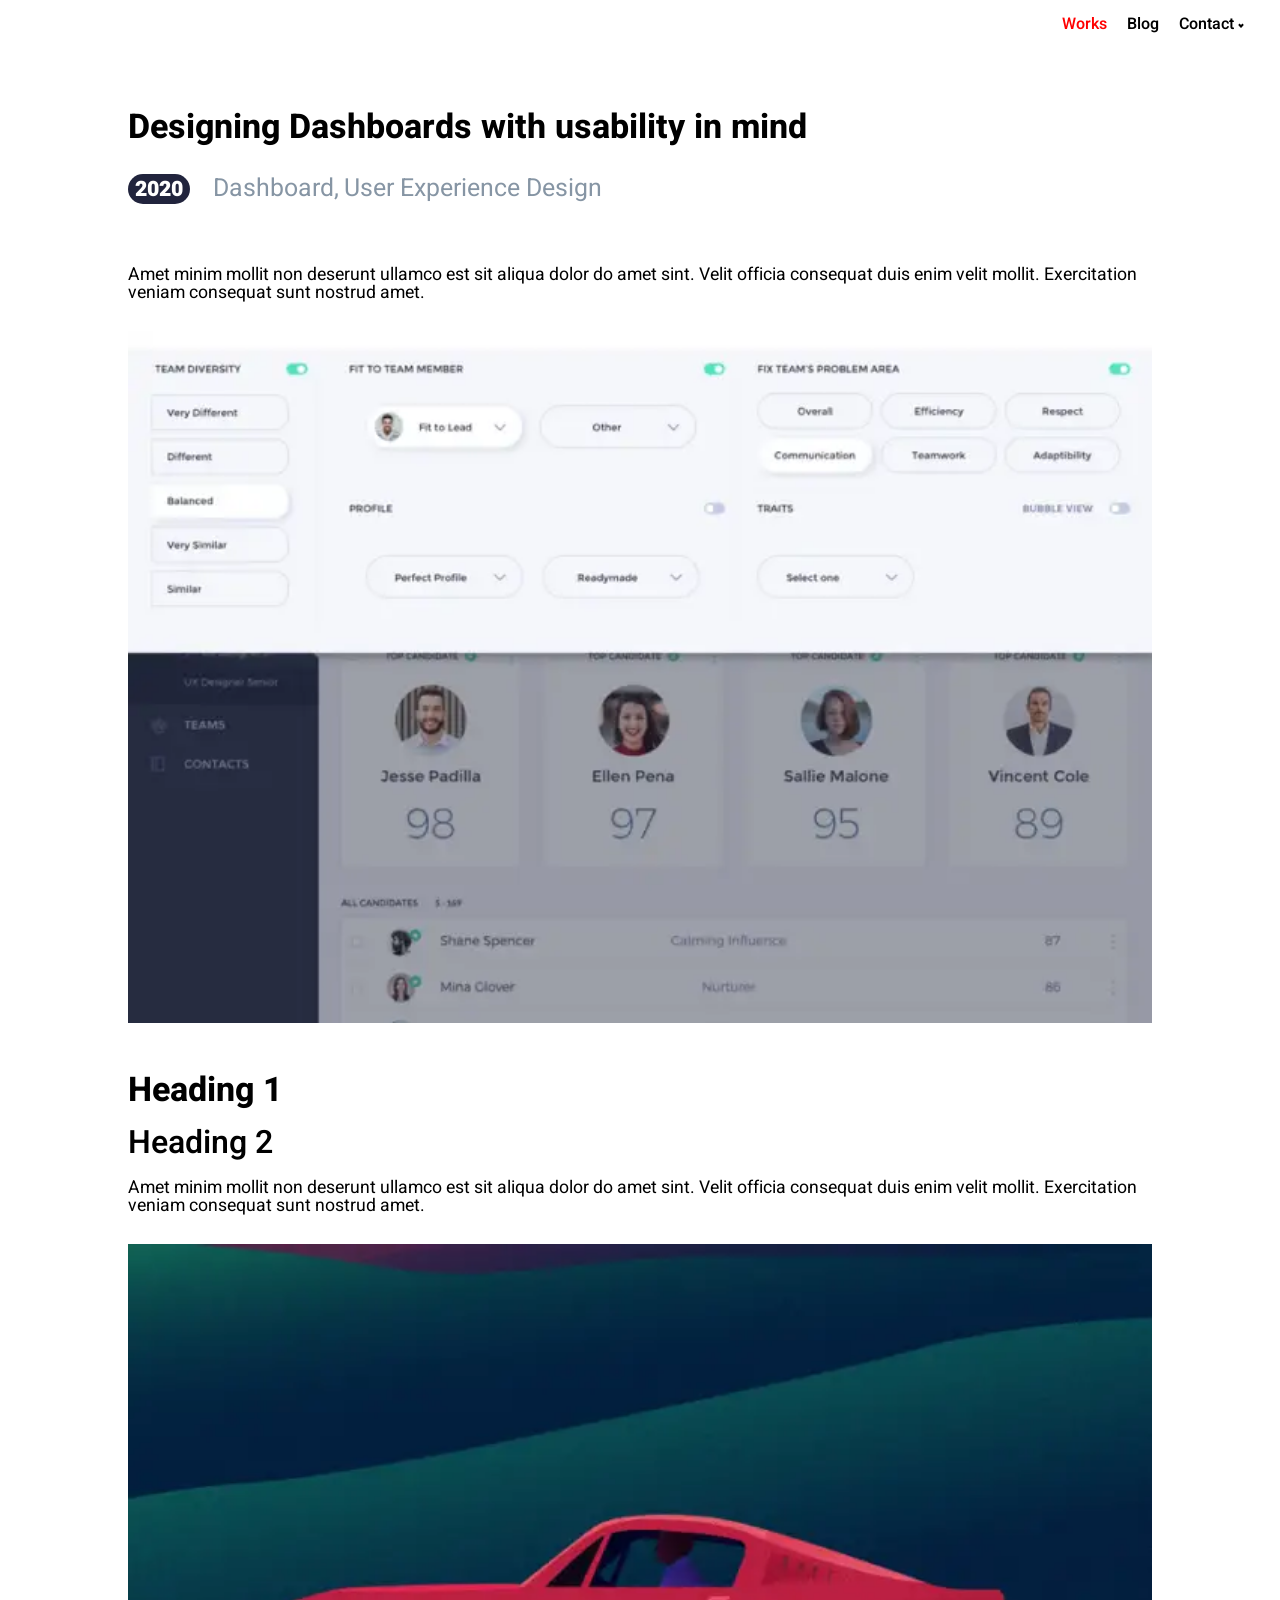
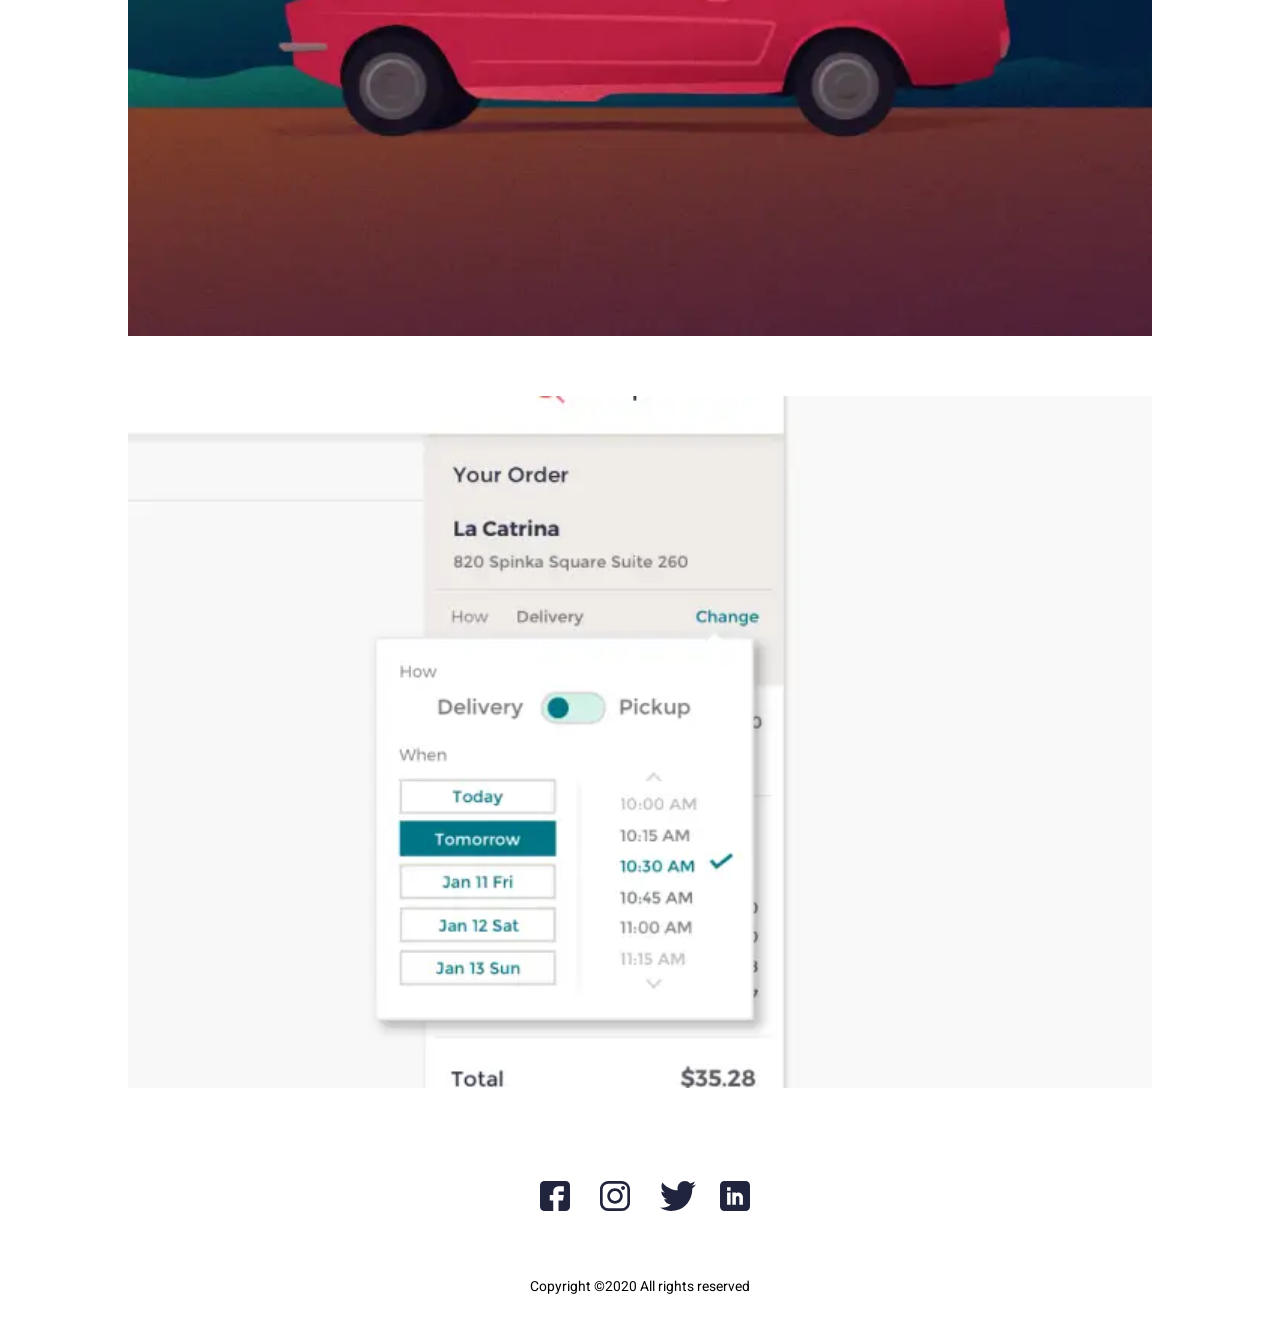
<file: John/works_detail.html>
<!DOCTYPE html><html lang="en"><head>    <meta charset="UTF-8">    <meta http-equiv="X-UA-Compatible" content="IE=edge">    <meta name="viewport" content="width=device-width, initial-scale=1.0">    <meta name="description" content="Personal website of John.">    <link rel="stylesheet" href="css/style.min.css">        <title>John - Blog</title></head><body>    <header class="header">    <div class="header__body">        <nav class="navmenu">            <div class="navmenu__body">                <ul class='navmenu__list'>                    <li>                        <a target="_self" rel="noopener" href="works.html"                         class="active">Works</a>                    </li>                    <li>                        <a target="_self" rel="noopener" href="blog.html"                         class="">Blog</a>                    </li>                    <li id="submenu-open-button">                        Contact                        <ul class='navmenu__submenu navmenu__list'>                            <li>                                <a href="mailto:someEmail@mail.ru">someEmail@mail.ru</a>                            </li>                        </ul>                    </li>                </ul>            </div>        </nav>    </div></header>    <main class="main">        <div class="main__body">            <section class='work-detail'>                <div class="work-detail__body container">                    <h1 class="work__title">Designing Dashboards with usability in mind</h1>                    <span class="work__date">2020</span>                    <div class="work__tags">                        <span class="work__type">Dashboard</span>                        <span class="work__type">User Experience Design</span>                    </div>                    <p>                        Amet minim mollit non deserunt ullamco est sit aliqua dolor do amet sint. Velit officia                        consequat duis enim velit                        mollit. Exercitation veniam consequat sunt nostrud amet.                    </p>                    <div class='work-detail__image'>                        <picture><source srcset="images/dashboard1.webp" type="image/webp"><img src="images/dashboard1.jpg" alt='dashboard'></picture>                    </div>                    <h2 class="work__title">Heading 1</h2>                    <h3>Heading 2</h3>                    <p>                        Amet minim mollit non deserunt ullamco est sit aliqua dolor do amet sint. Velit officia                        consequat duis enim velit                        mollit. Exercitation veniam consequat sunt nostrud amet.                    </p>                    <div class='work-detail__image'>                        <picture><source srcset="images/dashboard2.webp" type="image/webp"><img src="images/dashboard2.jpg" alt='dashboard'></picture>                    </div>                    <div class='work-detail__image'>                        <picture><source srcset="images/dashboard3.webp" type="image/webp"><img src="images/dashboard3.jpg" alt='dashboard'></picture>                    </div>                </div>            </section>        </div>    </main>    <footer class="footer">    <div class="footer__body container">        <div class="socials">            <a class="socials__item" href="#" target="_blank" rel="noopener noreferrer">                <picture><source srcset="images/icons/fb.svg" type="image/webp"><img  src="images/icons/fb.svg" alt="facebookIcon"></picture>            </a>            <a class="socials__item" href="#" target="_blank" rel="noopener noreferrer">                <picture><source srcset="images/icons/insta.svg" type="image/webp"><img  src="images/icons/insta.svg" alt="instagramm"></picture>            </a>            <a class="socials__item" href="#" target="_blank" rel="noopener noreferrer">                <picture><source srcset="images/icons/twitter.svg" type="image/webp"><img class="twitter" src="images/icons/twitter.svg" alt="twitter"></picture>            </a>            <a class="socials__item" href="#" target="_blank" rel="noopener noreferrer">                <picture><source srcset="images/icons/Linkedin.svg" type="image/webp"><img  src="images/icons/Linkedin.svg" alt="LinkedIn"></picture>            </a>        </div>        <p>Copyright ©2020 All rights reserved</p>    </div></footer></body><script src="scripts/script.min.js"></script></html>
</file>
<file: John/css/style.min.css>
*{padding:0;margin:0;border:0}*,:after,:before{-webkit-box-sizing:border-box;box-sizing:border-box}::active,::focus{outline:0}a:active,a:focus{outline:0}aside,footer,header,nav{display:block}body,html{height:100%;width:100%;font-size:100%;line-height:1;font-size:14px;-ms-text-size-adjust:100%;-moz-text-size-adjust:100%;-webkit-text-size-adjust:100%}html{-webkit-tap-highlight-color:transparent;-ms-overflow-style:none;scrollbar-width:none}html ::-webkit-scrollbar{width:0}.form .submit-button,button,input,textarea{font-family:inherit}.form .submit-button::-ms-clear,input::-ms-clear{display:none}button{cursor:pointer}button::-moz-focus-inner{padding:0;border:0}a,a:visited{text-decoration:none;color:#000}a:hover{text-decoration:none}ul li{list-style:none}img{vertical-align:top}h1,h2,h3,h4,h5,h6{font-size:inherit;font-weight:400}.header{display:-webkit-box;display:-ms-flexbox;display:flex;-webkit-box-pack:center;-ms-flex-pack:center;justify-content:center;color:#000;font-family:'Heebo med';background:#fff;z-index:5}.header__body{display:-webkit-box;display:-ms-flexbox;display:flex;-webkit-box-pack:end;-ms-flex-pack:end;justify-content:flex-end;height:50px;width:95%;margin:0 0 60px 0}.navmenu{font-size:calc(16px + 0 * ((100vw - 320px)/ 530))}.navmenu__body{display:-webkit-box;display:-ms-flexbox;display:flex;height:100%}.navmenu__list{display:-webkit-box;display:-ms-flexbox;display:flex}.navmenu__list li{display:-webkit-box;display:-ms-flexbox;display:flex;-webkit-box-pack:center;-ms-flex-pack:center;justify-content:center;-webkit-box-align:center;-ms-flex-align:center;align-items:center;padding:0 10px 0 10px;line-height:1.2;background:#fff;cursor:pointer;-webkit-transition:all .2s ease 0s;-o-transition:all .2s ease 0s;transition:all .2s ease 0s}.navmenu__list li a{display:-webkit-box;display:-ms-flexbox;display:flex;-webkit-box-pack:center;-ms-flex-pack:center;justify-content:center;-webkit-box-align:center;-ms-flex-align:center;align-items:center;height:100%;width:100%;-webkit-transition:all .1s ease 0s;-o-transition:all .1s ease 0s;transition:all .1s ease 0s}.navmenu__list li a:hover{color:red}.navmenu__list li a.active{color:red}.navmenu #submenu-open-button{position:relative}.navmenu #submenu-open-button::after{display:inline-block;position:relative;top:0;right:-5px;content:"";height:4px;width:4px;border-top:2px solid #000;border-right:2px solid #000;-webkit-transform:rotate(135deg);-ms-transform:rotate(135deg);transform:rotate(135deg);-webkit-transition:all .3s ease 0s;-o-transition:all .3s ease 0s;transition:all .3s ease 0s}.navmenu #submenu-open-button::after:hover{color:red;-webkit-transition:all .3s ease 0s;-o-transition:all .3s ease 0s;transition:all .3s ease 0s}.navmenu #submenu-open-button.active::after{top:1px;-webkit-transform:rotate(-45deg);-ms-transform:rotate(-45deg);transform:rotate(-45deg)}.navmenu__submenu{display:none;height:50px;background:gray}.navmenu__submenu.show{position:absolute;top:100%;right:0;display:-webkit-box;display:-ms-flexbox;display:flex}.navmenu__submenu.navmenu__list li:hover{-webkit-filter:brightness(92%);filter:brightness(92%)}.logo{z-index:5;height:99%}.logo img{height:100%;width:50px}.footer{display:-webkit-box;display:-ms-flexbox;display:flex;-webkit-box-pack:center;-ms-flex-pack:center;justify-content:center;min-height:180px;-webkit-box-flex:0;-ms-flex:0 1 auto;flex:0 1 auto;font-family:Heebo;color:#000;font-size:calc(12px + 1 * ((100vw - 320px)/ 530));line-height:1}.footer__body{display:-webkit-box;display:-ms-flexbox;display:flex;-webkit-box-orient:vertical;-webkit-box-direction:normal;-ms-flex-flow:column nowrap;flex-flow:column nowrap;-webkit-box-pack:center;-ms-flex-pack:center;justify-content:center;-webkit-box-align:center;-ms-flex-align:center;align-items:center}.socials{display:-webkit-box;display:-ms-flexbox;display:flex;margin:0 0 40px 0;-webkit-box-orient:horizontal;-webkit-box-direction:normal;-ms-flex-flow:row wrap;flex-flow:row wrap;-webkit-box-pack:center;-ms-flex-pack:center;justify-content:center;max-width:500px}.socials a:last-of-type{margin:0}.socials__item{height:20px;width:20px;margin:0 40px 40px 0}.socials .twitter{height:30px;width:36px}.form{display:-webkit-box;display:-ms-flexbox;display:flex;margin:5px 5px 30px 5px}.form i{display:-webkit-box;display:-ms-flexbox;display:flex;width:auto;-webkit-box-align:center;-ms-flex-align:center;align-items:center}.form i::before{position:relative;left:15px;width:0;z-index:1}.form .submit-button,.form input{height:35px;width:210px;font-size:calc(10px + 1 * ((100vw - 320px)/ 530));font-family:"Open Sans";padding:10px 10px 10px 30px;margin:8px 0 8px 6px;border-radius:2px}.form .submit-button:focus,.form input:focus{-webkit-filter:brightness(83%);filter:brightness(83%);-webkit-transition:all .2s ease 0s;-o-transition:all .2s ease 0s;transition:all .2s ease 0s}.form .submit-button{padding:0;width:160px}.form .submit-button:hover{color:#000}.form .submit-button:active{color:#000}.form .submit-button:focus{-webkit-filter:none;filter:none;background:#ebb14d}.button{text-align:center;color:#fff;font-family:Lato;text-transform:uppercase;font-size:calc(10px + -1 * ((100vw - 320px)/ 530));min-width:80px;height:7px;padding:5px 5px 5px 5px;border-radius:1px;background-color:#ebb14d}.button:hover{-webkit-filter:brightness(90%);filter:brightness(90%);color:#000;-webkit-transition:all .15s ease 0s;-o-transition:all .15s ease 0s;transition:all .15s ease 0s}a{text-align:center}.button-container{width:-webkit-max-content;width:-moz-max-content;width:max-content;background-color:#fff}.button-container .button{position:relative;bottom:2px;-webkit-transition:all .1s;-o-transition:all .1s;transition:all .1s}.button-container .button:active{bottom:0}@font-face{font-family:"Heebo black";font-display:swap;src:url(../fonts/Heebo-Black.woff) format("woff"),url(../fonts/Heebo-Black.woff2) format("woff2");font-weight:800;font-style:normal}@font-face{font-family:"Heebo bold";font-display:swap;src:url(../fonts/Heebo-Bold.woff) format("woff"),url(../fonts/Heebo-Bold.woff2) format("woff2");font-weight:700;font-style:normal}@font-face{font-family:"Heebo med";font-display:swap;src:url(../fonts/Heebo-Medium.woff) format("woff"),url(../fonts/Heebo-Medium.woff2) format("woff2");font-weight:500;font-style:normal}@font-face{font-family:Heebo;font-display:swap;src:url(../fonts/Heebo-Regular.woff) format("woff"),url(../fonts/Heebo-Regular.woff2) format("woff2");font-weight:400;font-style:normal}.page{display:-webkit-box;display:-ms-flexbox;display:flex;-webkit-box-pack:center;-ms-flex-pack:center;justify-content:center;-webkit-box-align:center;-ms-flex-align:center;align-items:center}.blog{font-size:calc(13px + 2 * ((100vw - 320px)/ 530))}.blog__body{margin:60px 0 60px 0}.blog__tag{color:#8695a4}.blog__title{margin:0 0 20px 0;line-height:1.2;font-size:calc(20px + 10 * ((100vw - 320px)/ 530));font-family:'Heebo med'}.blog p{line-height:1.5}.post__title{text-align:left}.work-detail{display:-webkit-box;display:-ms-flexbox;display:flex;-webkit-box-pack:center;-ms-flex-pack:center;justify-content:center;-webkit-box-align:center;-ms-flex-align:center;align-items:center}.work-detail__body *{padding:0 0 30px 0}.work-detail__image img{height:100%;width:100%}.work-detail__tags{display:-webkit-inline-box;display:-ms-inline-flexbox;display:inline-flex;-webkit-box-orient:horizontal;-webkit-box-direction:normal;-ms-flex-flow:row wrap;flex-flow:row wrap;-webkit-box-pack:start;-ms-flex-pack:start;justify-content:flex-start;font-size:calc(14px + 6 * ((100vw - 320px)/ 530))}.work-detail__tags *{padding:0;line-height:1.2}.work-detail__tags :after{content:',';padding:0 5px 0 0}.work-detail__tags :last-child:after{content:'';padding:0}.work-detail #work-detail-date{background:#ff7c7c}.work-detail p{font-size:calc(14px + 2 * ((100vw - 320px)/ 530))}.title{line-height:1.3;font-size:calc(25px + 8 * ((100vw - 320px)/ 530))}h2,h3{font-family:'Heebo med';margin:-10px 0 -10px 0;font-size:calc(20px + 10 * ((100vw - 320px)/ 530))}h3{font-size:calc(14px + 10 * ((100vw - 320px)/ 530))}body{display:-webkit-box;display:-ms-flexbox;display:flex;-webkit-box-orient:vertical;-webkit-box-direction:normal;-ms-flex-flow:column nowrap;flex-flow:column nowrap;height:100%;color:#000;font-family:Heebo}.main{width:100%;-webkit-box-flex:1;-ms-flex:1 0 auto;flex:1 0 auto;background:#fff}.main__body{-webkit-box-flex:1;-ms-flex:1 0 auto;flex:1 0 auto;background:#fff}.about-me{display:-webkit-box;display:-ms-flexbox;display:flex;-webkit-box-pack:center;-ms-flex-pack:center;justify-content:center;-webkit-box-align:center;-ms-flex-align:center;align-items:center;font-family:Heebo}.about-me .block{padding:5px 20px 50px 20px}.about-me__body{display:-webkit-box;display:-ms-flexbox;display:flex}.about-me__info{display:-webkit-box;display:-ms-flexbox;display:flex;-webkit-box-flex:0;-ms-flex:0 0 60%;flex:0 0 60%;-webkit-box-orient:vertical;-webkit-box-direction:normal;-ms-flex-flow:column nowrap;flex-flow:column nowrap;-webkit-box-pack:start;-ms-flex-pack:start;justify-content:flex-start;font-size:calc(14px + 2 * ((100vw - 320px)/ 530));padding:0 100px 0 0}.about-me__info *{padding:0 0 40px 0}.about-me__info p{line-height:1.5}.about-me__info a{display:inline-block;color:#fff;width:-webkit-max-content;width:-moz-max-content;width:max-content;padding:10px 10px 10px 10px;background:#ff6464;-webkit-transition:all .2s ease;-o-transition:all .2s ease;transition:all .2s ease}.about-me__info a:hover{-webkit-filter:brightness(90%);filter:brightness(90%);color:#000}.about-me__info a:active{-webkit-filter:brightness(100%);filter:brightness(100%)}.about-me__image{height:250px;width:250px}.about-me__image img{height:100%;width:100%}.posts{background:#edf7fa}.posts__body{display:-webkit-box;display:-ms-flexbox;display:flex;-webkit-box-orient:horizontal;-webkit-box-direction:normal;-ms-flex-flow:row wrap;flex-flow:row wrap;-webkit-box-pack:justify;-ms-flex-pack:justify;justify-content:space-between}.posts__header{height:auto;width:100%;font-size:calc(14px + 2 * ((100vw - 320px)/ 530));padding:0 7px 15px 7px;display:-webkit-box;display:-ms-flexbox;display:flex;-webkit-box-pack:justify;-ms-flex-pack:justify;justify-content:space-between}.posts__header a{color:#00a8cc}.posts__header a:hover{text-decoration:underline}.post{-webkit-box-flex:1;-ms-flex:1 0 48%;flex:1 0 48%;font-size:calc(13px + 2 * ((100vw - 320px)/ 530));padding:7px 7px 7px 7px}.post__body{background:#fff;padding:20px 20px 20px 20px}.post__title{font-family:Heebo bold;margin:0 0 20px 0;line-height:1.2;font-size:calc(20px + 10 * ((100vw - 320px)/ 530))}.post__title:hover{-webkit-transition:all .2s ease;-o-transition:all .2s ease;transition:all .2s ease;color:#e44848}.post__metadata{display:-webkit-box;display:-ms-flexbox;display:flex;-webkit-box-align:center;-ms-flex-align:center;align-items:center;margin:0 0 15px 0;line-height:1.2}.post__tags{display:-webkit-box;display:-ms-flexbox;display:flex;-webkit-box-orient:horizontal;-webkit-box-direction:normal;-ms-flex-flow:row wrap;flex-flow:row wrap;-webkit-box-pack:center;-ms-flex-pack:center;justify-content:center;padding:0 0 0 5px}.post__tags :after{content:',';padding:0 5px 0 0}.post__tags :last-child:after{content:'';padding:0}.post__date{border-right:1.5px solid #000;line-height:1.2}.post p{line-height:1.5}.post a{text-align:left}.works__header{padding:0 0 20px 0;font-size:calc(14px + 2 * ((100vw - 320px)/ 530))}.work{font-size:calc(14px + 1 * ((100vw - 320px)/ 530))}.work:first-child{padding-top:0}.work__body{display:-webkit-box;display:-ms-flexbox;display:flex;padding:20px 0 20px 0;border-bottom:2px solid #e0e0e0}.work__image{min-width:246px;min-height:180px;max-height:180px}.work__image img{height:100%;width:100%;border-radius:5px}.work__info{max-width:65%;padding:0 0 0 20px}.work__info *{margin:0 0 20px 0}.work__title{font-family:Heebo bold;font-size:calc(25px + 5 * ((100vw - 320px)/ 530))}.work__title:hover{-webkit-transition:all .2s ease;-o-transition:all .2s ease;transition:all .2s ease;color:#e44848}.work__tags{font-size:calc(14px + 6 * ((100vw - 320px)/ 530));display:-webkit-inline-box;display:-ms-inline-flexbox;display:inline-flex;-webkit-box-orient:horizontal;-webkit-box-direction:normal;-ms-flex-flow:row wrap;flex-flow:row wrap;-webkit-box-pack:start;-ms-flex-pack:start;justify-content:flex-start}.work__tags *{margin:0}.work__tags :after{display:inline-block;content:',';padding:0 5px 5px 0}.work__tags :last-child:after{content:''}.work__date{display:inline-block;background:#21243d;color:#fff;font-family:'Heebo black';font-size:calc(14px + 4 * ((100vw - 320px)/ 530));padding:5px 7px 4px 7px;margin:0 20px 20px 0;border-radius:30px}.work__type{color:#8695a4}.work p{line-height:1.3}.work a{text-align:left}.block{padding:20px 10px 20px 10px;margin:0 auto}.title{font-family:Heebo bold;font-size:calc(30px + 10 * ((100vw - 320px)/ 530))}@media (min-width:720px){.post__date{padding:0 20px 0 0;margin:0 20px 0 0}}@media (min-width:1200px){.footer__body{width:80%}.container{height:auto;width:80%}.second-container{height:auto;width:80%}}@media (max-width:768px){.footer{-webkit-box-flex:1;-ms-flex:1 0 auto;flex:1 0 auto}}@media (max-width:721px){.post__tags{width:50%}.post__date{width:30%}}@media (max-width:650px){.post{-webkit-box-flex:1;-ms-flex:1 0 100%;flex:1 0 100%}}@media (max-width:600px){.works__header{text-align:center;padding:0}.work__image{max-height:100%}}@media (max-width:426px){.navmenu{width:100%}.navmenu__list{-webkit-box-flex:1;-ms-flex:1 0 auto;flex:1 0 auto}.navmenu__list li{-webkit-box-flex:1;-ms-flex:1 0 auto;flex:1 0 auto}.navmenu__submenu{height:100px}.navmenu__submenu.navmenu__list li{background:#d6d4d4}.footer{min-height:100px}.socials{margin:0}.socials__item{height:25px;width:25px}.socials .twitter{height:25px;width:31px}.blog__body{margin:25px 0 30px 0}}@media (max-width:425px){.footer__body{width:90%}.container{width:95%}.second-container{width:95%}}@media (max-width:376px){.works__main article{display:none}.works__main article:first-child{display:block}}@media (min-width:320px) and (max-width:850px){.header__body{margin:0 0 30px 0}.about-me__body{-webkit-box-orient:vertical;-webkit-box-direction:reverse;-ms-flex-flow:column-reverse nowrap;flex-flow:column-reverse nowrap;-webkit-box-align:center;-ms-flex-align:center;align-items:center;padding:0}.about-me__info{padding:20px 0 20px 0;text-align:center;-webkit-box-align:center;-ms-flex-align:center;align-items:center}.about-me__info *{padding:7px 0 7px 0}.about-me__image{text-align:center;height:180px;width:180px}}@media (min-width:768px) and (max-width:1199px){.footer__body{width:700px}}@media (min-width:426px) and (max-width:768px){.footer__body{width:90%}}@media (min-width:320px) and (max-width:900px){.form{-webkit-box-orient:horizontal;-webkit-box-direction:normal;-ms-flex-flow:row wrap;flex-flow:row wrap;-webkit-box-pack:space-evenly;-ms-flex-pack:space-evenly;justify-content:space-evenly}.form .button,.form .submit-button,.form i,.form input{width:100%}}@media (min-width:320px) and (max-width:600px){.work__body{-webkit-box-orient:vertical;-webkit-box-direction:normal;-ms-flex-flow:column nowrap;flex-flow:column nowrap;padding:15px 0 15px 0}.work__info{padding:20px 0 0 0;max-width:100%}}@media (min-width:850px) and (max-width:1199px){.container{width:850px}}@media (min-width:426px) and (max-width:850px){.container{width:80%}}@media (min-width:700px) and (max-width:1199px){.second-container{width:700px}}@media (min-width:426px) and (max-width:700px){.second-container{width:80%}}
</file>
